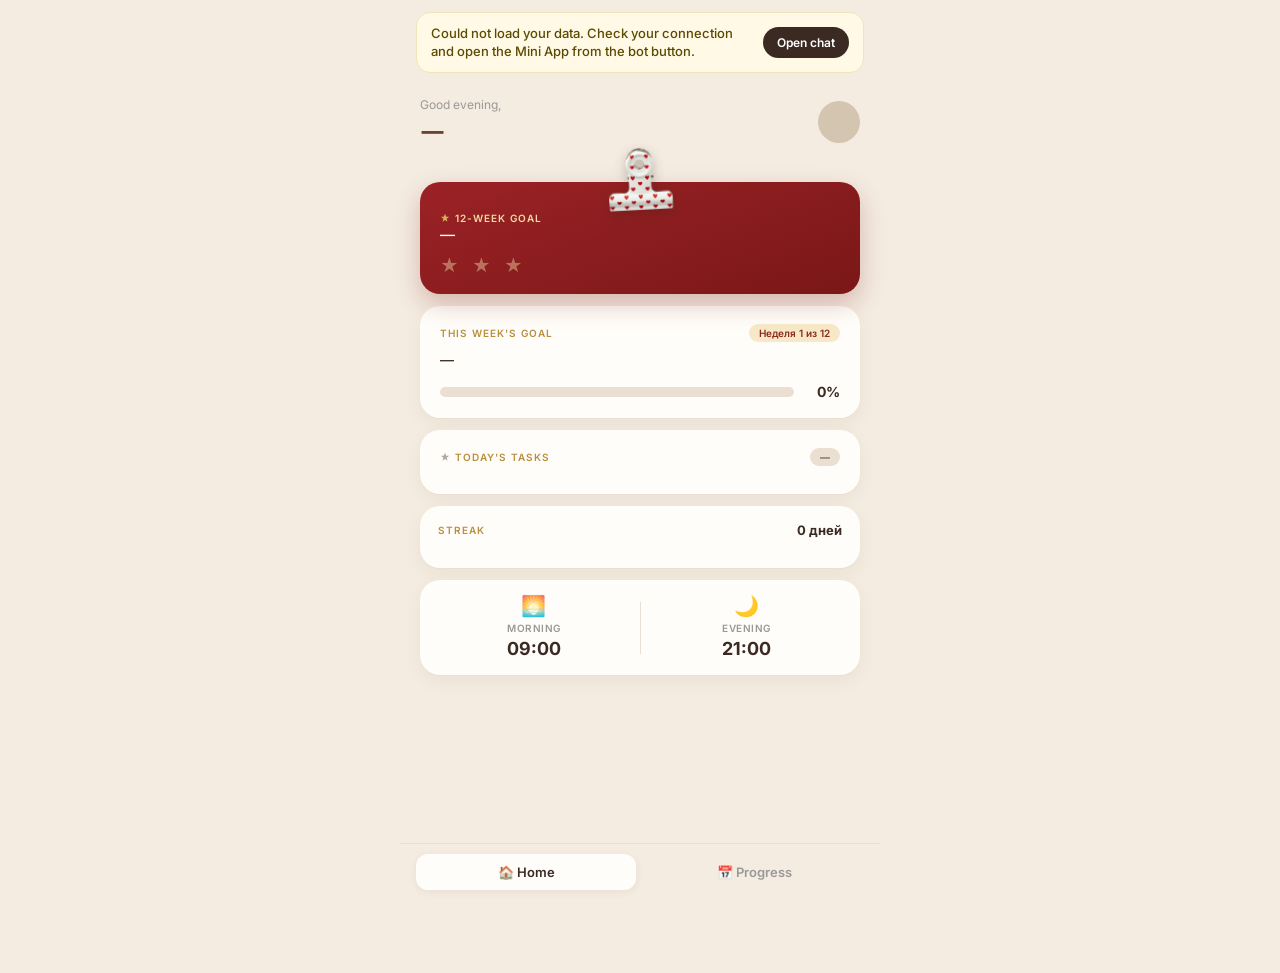
<file: miniapp/index.html>
<!DOCTYPE html>
<html lang="en">
<head>
  <meta charset="UTF-8" />
  <meta name="viewport" content="width=device-width, initial-scale=1.0, viewport-fit=cover, user-scalable=no" />
  <meta name="theme-color" content="#F5F4F0" />
  <title>SpiceSpace</title>
  <link rel="icon" href="./spicespace-logo.jpg" type="image/jpeg" />

  <meta name="spicespace-backend" content="https://spicespace-production.up.railway.app" />
  <meta name="spicespace-bot-username" content="SpiceSpacebot" />

  <link rel="preconnect" href="https://fonts.googleapis.com" />
  <link rel="preconnect" href="https://fonts.gstatic.com" crossorigin />
  <link href="https://fonts.googleapis.com/css2?family=Inter:wght@400;500;600;700;800&display=swap" rel="stylesheet" />
  <link href="https://fonts.googleapis.com/css2?family=Unbounded:wght@400;700;900&family=Geologica:wght@300;400;500&display=swap" rel="stylesheet" />
  <link href="https://fonts.googleapis.com/css2?family=Playfair+Display:ital,wght@0,600;0,700;1,600;1,700&family=Marck+Script&display=swap" rel="stylesheet" />
  <link rel="stylesheet" href="./styles.css?v=20261109s5" />
  <link rel="stylesheet" href="./season.css?v=20261109s5" />
  <script src="https://telegram.org/js/telegram-web-app.js"></script>
  <script src="./season.js?v=20261109s6"></script>
</head>
<body>

<div class="app" id="app">

  <div class="sync-banner" id="sync-banner" hidden>
    <p class="sync-banner__text">Открой через бота для синхронизации данных</p>
    <button type="button" class="sync-banner__btn" id="sync-banner-open">Открыть чат</button>
  </div>

  <div class="welcome-screen" id="welcome-screen" hidden>
    <div class="welcome-content">
      <div class="welcome-emoji">✨</div>
      <div class="welcome-title">Привет, я Спейс</div>
      <div class="welcome-desc">
        Помогаю не сливаться с целей. Помню что ты говорила вчера.
        Мягко тыкаю если забываешь про себя.
      </div>
      <button class="welcome-btn" id="welcome-start-btn">
        Начать бесплатно →
      </button>
      <div class="welcome-trial">3 дня бесплатно · потом от 2 000 ⭐️</div>
    </div>
  </div>

  <div class="empty-state" id="empty-state" hidden>
    <h2 class="empty-state__title">Пока цель не настроена</h2>
    <p class="empty-state__text">Напиши /start в боте SpiceSpace — пройди знакомство, и цели появятся здесь.</p>
    <button type="button" class="empty-state__btn" id="empty-open-bot">Перейти в чат с ботом</button>
  </div>

  <div class="screen screen--active" id="screen-home" hidden>
  <main class="screen-inner" id="main">
    <header class="header">
      <div class="header-left">
        <p class="greeting" id="greeting">Добрый день,</p>
        <div class="user-name-row">
          <span class="user-name" id="user-name">—</span>
          <button type="button" class="edit-name-btn" id="edit-name-btn" hidden aria-label="Изменить имя">✏️</button>
        </div>
        <p id="level-badge" class="level-badge" aria-label="Уровень"></p>
      </div>
      <div class="avatar" id="avatar" aria-hidden="true"></div>
    </header>

    <section class="month-card">
      <p class="card-label card-label--light">
        <svg class="label-icon" width="10" height="10" viewBox="0 0 24 24" aria-hidden="true"><polygon points="12,2 15,9 22,9 16,14 18,21 12,17 6,21 8,14 2,9 9,9"/></svg>
        Цель 12 недель
      </p>
      <p class="month-card__text" id="month-goal">—</p>
      <div class="month-card__stars" aria-hidden="true">★ ★ ★</div>
    </section>

    <section class="week-card">
      <div class="week-card__head">
        <p class="card-label">Цель этой недели</p>
        <span class="badge" id="week-badge">Неделя 1 из 12</span>
      </div>
      <p class="week-card__text" id="week-goal">—</p>
      <div class="week-card__progress">
        <div class="progress-bar">
          <div class="progress-fill" id="week-fill" style="width:0%"></div>
        </div>
        <span class="progress-pct" id="week-pct">0%</span>
      </div>
    </section>

    <section class="today-card">
      <div class="today-card__head">
        <p class="card-label">
          <svg class="label-icon label-icon--dark" width="10" height="10" viewBox="0 0 24 24" aria-hidden="true"><polygon points="12,2 15,9 22,9 16,14 18,21 12,17 6,21 8,14 2,9 9,9"/></svg>
          Задачи на сегодня
        </p>
        <span class="badge badge--muted" id="today-date">—</span>
      </div>
      <div class="task-list" id="task-list"></div>
    </section>

    <section class="streak-card">
      <div class="streak-card__head">
        <p class="card-label">Серия дней</p>
        <span class="streak-count" id="streak-count">0 дней</span>
      </div>
      <div class="streak-dots streak-circles" id="streak-dots"></div>
    </section>

    <section class="times-card">
      <div class="times-row">
        <div class="time-item">
          <div class="time-icon">🌅</div>
          <div class="time-label">Утро</div>
          <div class="time-value time-value--morning" id="morning-time-val">09:00</div>
        </div>
        <div class="time-divider"></div>
        <div class="time-item">
          <div class="time-icon">🌙</div>
          <div class="time-label">Вечер</div>
          <div class="time-value time-value--evening" id="evening-time-val">21:00</div>
        </div>
        <button type="button" class="time-edit-btn" id="edit-times-btn" hidden>✏️ Изменить</button>
      </div>
    </section>

  </main>

  <div class="settings-block" id="settings-block">
    <button type="button" class="settings-btn" id="btn-change-12w" hidden>Изменить цель на 12 недель</button>
    <button type="button" class="settings-btn" id="btn-change-weekly" hidden>Изменить цель на 1 неделю</button>
    <button type="button" class="settings-btn" id="btn-reset">🧠 Сбросить память бота</button>
    <button type="button" class="settings-btn" id="btn-subscription" hidden>💳 Подписка</button>
    <button type="button" class="settings-btn danger" id="btn-stop">🔕 Остановить бота</button>
  </div>
  </div>

  <div class="screen" id="screen-subscription" hidden>
    <div class="screen-inner subscription-screen">
      <p class="subscription-payment-title">Оплата через Telegram Stars ⭐️</p>
      <header class="subscription-header">
        <div class="sub-status" id="sub-status">Подписка не активна</div>
        <div class="sub-days" id="sub-days"></div>
      </header>

      <div class="plans" id="subscription-plans">
        <div class="plan-card" data-plan="4weeks" role="button" tabindex="0">
          <div class="plan-name" data-i18n="sub_plan_4w">4 недели</div>
          <div class="plan-price">2 000 ⭐️ Stars</div>
          <div class="plan-note" data-i18n="sub_plan_4w_note">~$20</div>
        </div>
        <div class="plan-card popular" data-plan="12weeks" role="button" tabindex="0">
          <div class="plan-badge" data-i18n="sub_popular">Популярный</div>
          <div class="plan-name" data-i18n="sub_plan_12w">12 недель</div>
          <div class="plan-price">4 500 ⭐️ Stars</div>
          <div class="plan-note" data-i18n="sub_plan_12w_note">~$45 · экономия $15</div>
        </div>
        <div class="plan-card" data-plan="24weeks" role="button" tabindex="0">
          <div class="plan-name" data-i18n="sub_plan_24w">24 недели</div>
          <div class="plan-price">7 500 ⭐️ Stars</div>
          <div class="plan-note" data-i18n="sub_plan_24w_note">~$75 · экономия $45</div>
        </div>
      </div>

      <p class="subscription-stars-tip">Stars можно купить прямо в Telegram.<br>100 Stars ≈ $2</p>

      <button type="button" class="back-btn" id="sub-back">← Назад</button>
    </div>
  </div>

  <div class="screen" id="screen-calendar" hidden>
    <div class="screen-inner calendar-screen">
      <header class="calendar-header">
        <h1 class="calendar-title">12 недель</h1>
        <span class="badge" id="calendar-week-badge">Неделя 1 из 12</span>
      </header>
      <div class="calendar-grid-wrap">
        <div class="calendar-dow" aria-hidden="true">
          <span></span><span>1</span><span>2</span><span>3</span><span>4</span><span>5</span><span>6</span><span>7</span>
        </div>
        <div class="calendar-grid" id="calendar-grid"></div>
      </div>
      <div class="calendar-legend">
        <span class="legend-item"><i class="legend-dot legend-dot--done"></i> сделала</span>
        <span class="legend-item"><i class="legend-dot legend-dot--partial"></i> частично</span>
        <span class="legend-item"><i class="legend-dot legend-dot--miss"></i> нет</span>
        <span class="legend-item"><i class="legend-dot legend-dot--no-data"></i> без ответа</span>
        <span class="legend-item"><i class="legend-dot legend-dot--future"></i> впереди</span>
      </div>
    </div>
  </div>

  <nav class="tab-bar" id="tab-bar" hidden aria-label="Навигация">
    <button type="button" class="tab-bar__btn tab-bar__btn--active" data-tab="home" aria-current="page">🏠 Главная</button>
    <button type="button" class="tab-bar__btn" data-tab="calendar">📅 Прогресс</button>
  </nav>

  <div class="edit-name-sheet" id="edit-name-sheet" hidden>
    <div class="edit-name-sheet__backdrop" id="edit-name-backdrop"></div>
    <div class="edit-name-sheet__card" id="edit-name-card" role="dialog" aria-modal="true" aria-labelledby="edit-name-heading">
      <div class="edit-name-sheet__heading" id="edit-name-heading">Изменить имя</div>
      <input class="edit-name-sheet__input" id="edit-name-input" type="text" maxlength="50" placeholder="Твоё имя" autocomplete="name" />
      <div class="edit-name-sheet__actions">
        <button type="button" class="edit-name-sheet__cancel" id="edit-name-cancel">Отмена</button>
        <button type="button" class="edit-name-sheet__save" id="edit-name-save">Сохранить</button>
      </div>
    </div>
  </div>

  <div class="edit-times-sheet" id="edit-times-sheet" hidden>
    <div class="edit-times-sheet__backdrop" id="edit-times-backdrop"></div>
    <div class="edit-times-sheet__card" id="edit-times-card" role="dialog" aria-modal="true" aria-labelledby="edit-times-heading">
      <p class="edit-times-sheet__heading sheet-title" id="edit-times-heading">Время сообщений</p>
      <label class="edit-times-sheet__field">🌅 Утреннее сообщение<input id="et-morning" type="time" /></label>
      <label class="edit-times-sheet__field">🌙 Вечернее сообщение<input id="et-evening" type="time" /></label>
      <div class="edit-times-sheet__actions">
        <button type="button" class="edit-times-sheet__cancel" id="edit-times-cancel">Отмена</button>
        <button type="button" class="edit-times-sheet__save" id="edit-times-save">Сохранить</button>
      </div>
    </div>
  </div>

</div>

<script src="./i18n.js?v=20260613welcome2"></script>
<script src="./app.js?v=20261109ny"></script>
</body>
</html>
</file>
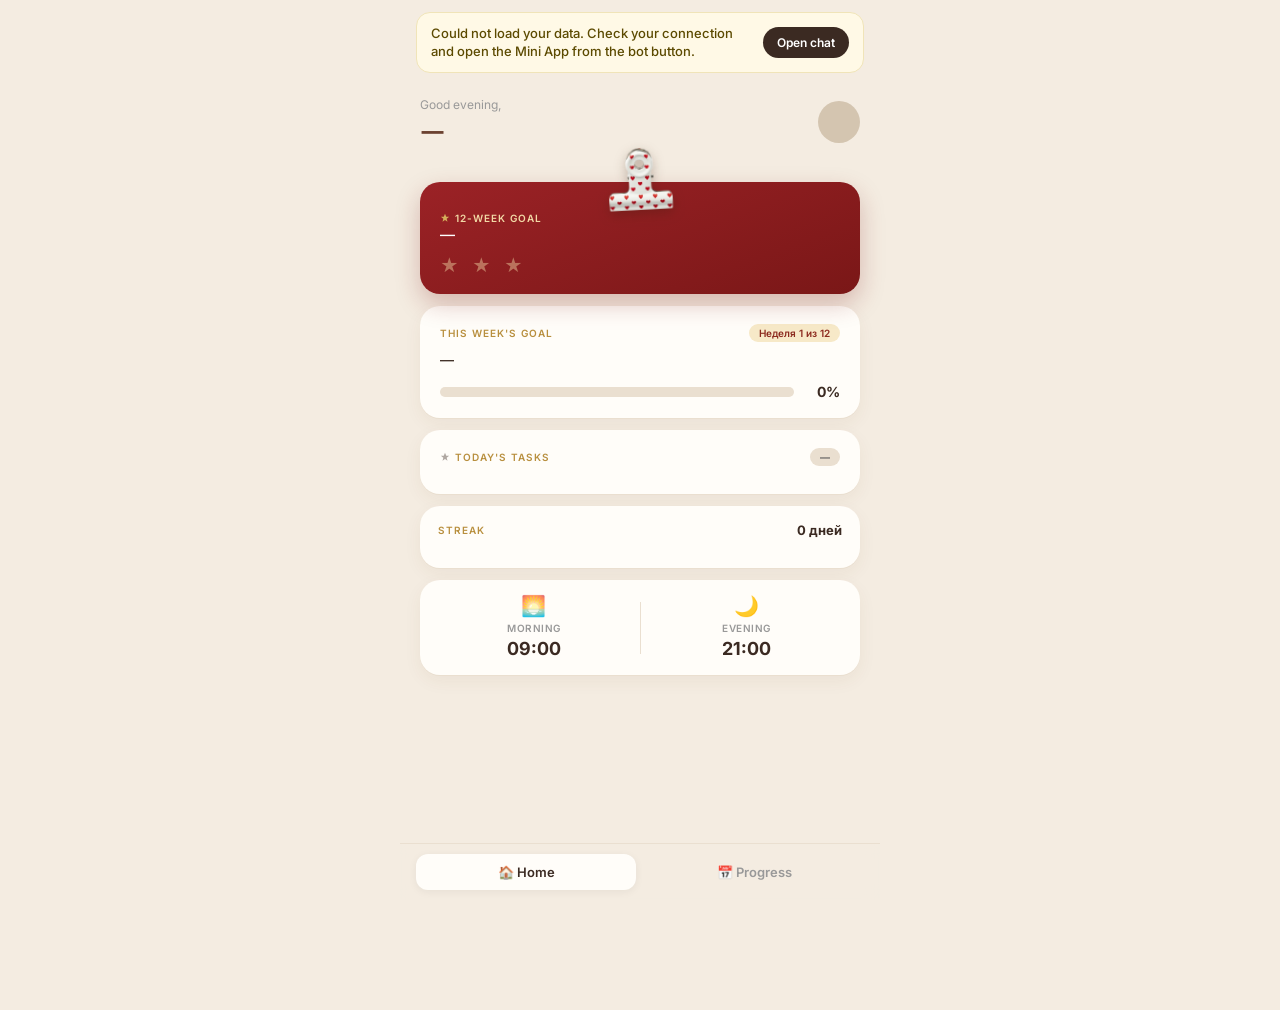
<file: webapp/index.html>
<!DOCTYPE html>
<html lang="en">
<head>
  <meta charset="UTF-8" />
  <meta name="viewport" content="width=device-width, initial-scale=1.0, viewport-fit=cover, user-scalable=no" />
  <meta name="theme-color" content="#F5F4F0" />
  <title>SpiceSpace</title>
  <link rel="icon" href="./spicespace-logo.jpg" type="image/jpeg" />

  <meta name="spicespace-backend" content="https://spicespace-production.up.railway.app" />
  <meta name="spicespace-bot-username" content="SpiceSpacebot" />

  <link rel="preconnect" href="https://fonts.googleapis.com" />
  <link rel="preconnect" href="https://fonts.gstatic.com" crossorigin />
  <link href="https://fonts.googleapis.com/css2?family=Inter:wght@400;500;600;700;800&display=swap" rel="stylesheet" media="print" onload="this.media='all'" />
  <link href="https://fonts.googleapis.com/css2?family=Unbounded:wght@400;700;900&family=Geologica:wght@300;400;500&display=swap" rel="stylesheet" media="print" onload="this.media='all'" />
  <link href="https://fonts.googleapis.com/css2?family=Playfair+Display:ital,wght@0,600;0,700;1,600;1,700&family=Marck+Script&display=swap" rel="stylesheet" media="print" onload="this.media='all'" />
  <link rel="stylesheet" href="./styles.css?v=20261123plans" />
  <link rel="stylesheet" href="./season.css?v=20261109s6" />
  <script defer src="https://telegram.org/js/telegram-web-app.js"></script>
  <script src="./season.js?v=20261109s6"></script>
</head>
<body>

<div class="app" id="app">

  <div class="sync-banner" id="sync-banner" hidden>
    <p class="sync-banner__text">Открой через бота для синхронизации данных</p>
    <button type="button" class="sync-banner__btn" id="sync-banner-open">Открыть чат</button>
  </div>

  <div class="welcome-screen" id="welcome-screen" hidden>
    <div class="welcome-content">
      <div class="welcome-emoji">✨</div>
      <div class="welcome-title">Привет, я Спейс</div>
      <div class="welcome-desc">
        Помогаю не сливаться с целей. Помню что ты говорила вчера.
        Мягко тыкаю если забываешь про себя.
      </div>
      <button class="welcome-btn" id="welcome-start-btn">
        Начать пробный период →
      </button>
      <div class="welcome-trial">Пробный период 3 дня, дальше по подписке</div>
    </div>
  </div>

  <div class="empty-state" id="empty-state" hidden>
    <h2 class="empty-state__title">Пока цель не настроена</h2>
    <p class="empty-state__text">Напиши /start в боте SpiceSpace — пройди знакомство, и цели появятся здесь.</p>
    <button type="button" class="empty-state__btn" id="empty-open-bot">Перейти в чат с ботом</button>
  </div>

  <div class="screen screen--active" id="screen-home" hidden>
  <main class="screen-inner" id="main">
    <header class="header">
      <div class="header-left">
        <p class="greeting" id="greeting">Добрый день,</p>
        <div class="user-name-row">
          <span class="user-name" id="user-name">—</span>
          <button type="button" class="edit-name-btn" id="edit-name-btn" hidden aria-label="Изменить имя">✏️</button>
        </div>
        <p id="level-badge" class="level-badge" aria-label="Уровень"></p>
      </div>
      <div class="avatar" id="avatar" aria-hidden="true"></div>
    </header>

    <section class="month-card">
      <p class="card-label card-label--light">
        <svg class="label-icon" width="10" height="10" viewBox="0 0 24 24" aria-hidden="true"><polygon points="12,2 15,9 22,9 16,14 18,21 12,17 6,21 8,14 2,9 9,9"/></svg>
        Цель 12 недель
      </p>
      <p class="month-card__text" id="month-goal">—</p>
      <div class="month-card__stars" aria-hidden="true">★ ★ ★</div>
    </section>

    <section class="week-card">
      <div class="week-card__head">
        <p class="card-label">Цель этой недели</p>
        <span class="badge" id="week-badge">Неделя 1 из 12</span>
      </div>
      <p class="week-card__text" id="week-goal">—</p>
      <div class="week-card__progress">
        <div class="progress-bar">
          <div class="progress-fill" id="week-fill" style="width:0%"></div>
        </div>
        <span class="progress-pct" id="week-pct">0%</span>
      </div>
    </section>

    <section class="today-card">
      <div class="today-card__head">
        <p class="card-label">
          <svg class="label-icon label-icon--dark" width="10" height="10" viewBox="0 0 24 24" aria-hidden="true"><polygon points="12,2 15,9 22,9 16,14 18,21 12,17 6,21 8,14 2,9 9,9"/></svg>
          Задачи на сегодня
        </p>
        <span class="badge badge--muted" id="today-date">—</span>
      </div>
      <div class="task-list" id="task-list"></div>
    </section>

    <section class="streak-card">
      <div class="streak-card__head">
        <p class="card-label">Серия дней</p>
        <span class="streak-count" id="streak-count">0 дней</span>
      </div>
      <div class="streak-dots streak-circles" id="streak-dots"></div>
    </section>

    <section class="times-card">
      <div class="times-row">
        <div class="time-item">
          <div class="time-icon">🌅</div>
          <div class="time-label">Утро</div>
          <div class="time-value time-value--morning" id="morning-time-val">09:00</div>
        </div>
        <div class="time-divider"></div>
        <div class="time-item">
          <div class="time-icon">🌙</div>
          <div class="time-label">Вечер</div>
          <div class="time-value time-value--evening" id="evening-time-val">21:00</div>
        </div>
        <button type="button" class="time-edit-btn" id="edit-times-btn" hidden>✏️ Изменить</button>
      </div>
    </section>

  </main>

  <div class="settings-block" id="settings-block">
    <button type="button" class="settings-btn" id="btn-change-12w" hidden>Изменить цель на 12 недель</button>
    <button type="button" class="settings-btn" id="btn-change-weekly" hidden>Изменить цель на 1 неделю</button>
    <button type="button" class="settings-btn" id="btn-reset">🧠 Сбросить память бота</button>
    <button type="button" class="settings-btn" id="btn-subscription" hidden>💳 Подписка</button>
    <button type="button" class="settings-btn" id="btn-support">💬 Вопросы и идеи — написать Ане</button>
    <div class="settings-lang" id="settings-lang">
      <span class="settings-lang__label" id="settings-lang-label">🌐 Язык</span>
      <div class="settings-lang__chips">
        <button type="button" class="lang-chip" id="lang-ru" data-lang="ru">🇷🇺 Русский</button>
        <button type="button" class="lang-chip" id="lang-en" data-lang="en">🇬🇧 English</button>
      </div>
    </div>
    <button type="button" class="settings-btn danger" id="btn-stop">🔕 Остановить бота</button>
  </div>
  </div>

  <div class="screen" id="screen-subscription" hidden>
    <div class="screen-inner subscription-screen">
      <header class="subscription-header">
        <div class="sub-status" id="sub-status">Подписка не активна</div>
        <div class="sub-days" id="sub-days"></div>
      </header>

      <div class="plans" id="subscription-plans" role="radiogroup">
        <button type="button" class="plan-card" data-plan="1m" role="radio" aria-checked="false">
          <span class="plan-check" aria-hidden="true"></span>
          <span class="plan-name" data-i18n="sub_plan_1m">1 месяц</span>
          <span class="plan-price" id="sub-price-1m">590 ₽</span>
        </button>
        <button type="button" class="plan-card" data-plan="3m" role="radio" aria-checked="true">
          <span class="plan-badge" data-i18n="sub_popular">Выгоднее</span>
          <span class="plan-check" aria-hidden="true"></span>
          <span class="plan-name" data-i18n="sub_plan_3m">3 месяца</span>
          <span class="plan-price" id="sub-price-3m">1490 ₽</span>
        </button>
      </div>

      <button type="button" class="primary-btn" id="sub-subscribe" data-i18n="sub_subscribe_btn">💳 Оформить подписку</button>
      <p class="sub-note" id="sub-note" data-i18n="sub_note">Оформление продолжится в чате со Спейс. Продлевается автоматически, отменить можно в любой момент.</p>
      <button type="button" class="settings-btn danger sub-cancel" id="sub-cancel" data-i18n="sub_cancel_btn" hidden>Отменить автопродление</button>

      <button type="button" class="back-btn" id="sub-back">← Назад</button>
    </div>
  </div>

  <div class="screen" id="screen-calendar" hidden>
    <div class="screen-inner calendar-screen">
      <header class="calendar-header">
        <h1 class="calendar-title">12 недель</h1>
        <span class="badge" id="calendar-week-badge">Неделя 1 из 12</span>
      </header>
      <div class="calendar-grid-wrap">
        <div class="calendar-dow" aria-hidden="true">
          <span></span><span>1</span><span>2</span><span>3</span><span>4</span><span>5</span><span>6</span><span>7</span>
        </div>
        <div class="calendar-grid" id="calendar-grid"></div>
      </div>
      <div class="calendar-legend">
        <span class="legend-item"><i class="legend-dot legend-dot--done"></i> сделала</span>
        <span class="legend-item"><i class="legend-dot legend-dot--partial"></i> частично</span>
        <span class="legend-item"><i class="legend-dot legend-dot--miss"></i> нет</span>
        <span class="legend-item"><i class="legend-dot legend-dot--no-data"></i> без ответа</span>
        <span class="legend-item"><i class="legend-dot legend-dot--future"></i> впереди</span>
      </div>
    </div>
  </div>

  <nav class="tab-bar" id="tab-bar" hidden aria-label="Навигация">
    <button type="button" class="tab-bar__btn tab-bar__btn--active" data-tab="home" aria-current="page">🏠 Главная</button>
    <button type="button" class="tab-bar__btn" data-tab="calendar">📅 Прогресс</button>
  </nav>

  <div class="edit-name-sheet" id="edit-name-sheet" hidden>
    <div class="edit-name-sheet__backdrop" id="edit-name-backdrop"></div>
    <div class="edit-name-sheet__card" id="edit-name-card" role="dialog" aria-modal="true" aria-labelledby="edit-name-heading">
      <div class="edit-name-sheet__heading" id="edit-name-heading">Изменить имя</div>
      <input class="edit-name-sheet__input" id="edit-name-input" type="text" maxlength="50" placeholder="Твоё имя" autocomplete="name" />
      <div class="edit-name-sheet__actions">
        <button type="button" class="edit-name-sheet__cancel" id="edit-name-cancel">Отмена</button>
        <button type="button" class="edit-name-sheet__save" id="edit-name-save">Сохранить</button>
      </div>
    </div>
  </div>

  <div class="edit-times-sheet" id="edit-times-sheet" hidden>
    <div class="edit-times-sheet__backdrop" id="edit-times-backdrop"></div>
    <div class="edit-times-sheet__card" id="edit-times-card" role="dialog" aria-modal="true" aria-labelledby="edit-times-heading">
      <p class="edit-times-sheet__heading sheet-title" id="edit-times-heading">Время сообщений</p>
      <label class="edit-times-sheet__field">🌅 Утреннее сообщение<input id="et-morning" type="time" /></label>
      <label class="edit-times-sheet__field">🌙 Вечернее сообщение<input id="et-evening" type="time" /></label>
      <div class="edit-times-sheet__actions">
        <button type="button" class="edit-times-sheet__cancel" id="edit-times-cancel">Отмена</button>
        <button type="button" class="edit-times-sheet__save" id="edit-times-save">Сохранить</button>
      </div>
    </div>
  </div>

</div>

<script defer src="./i18n.js?v=20261123plans"></script>
<script defer src="./app.js?v=20261125fast"></script>
</body>
</html>
</file>
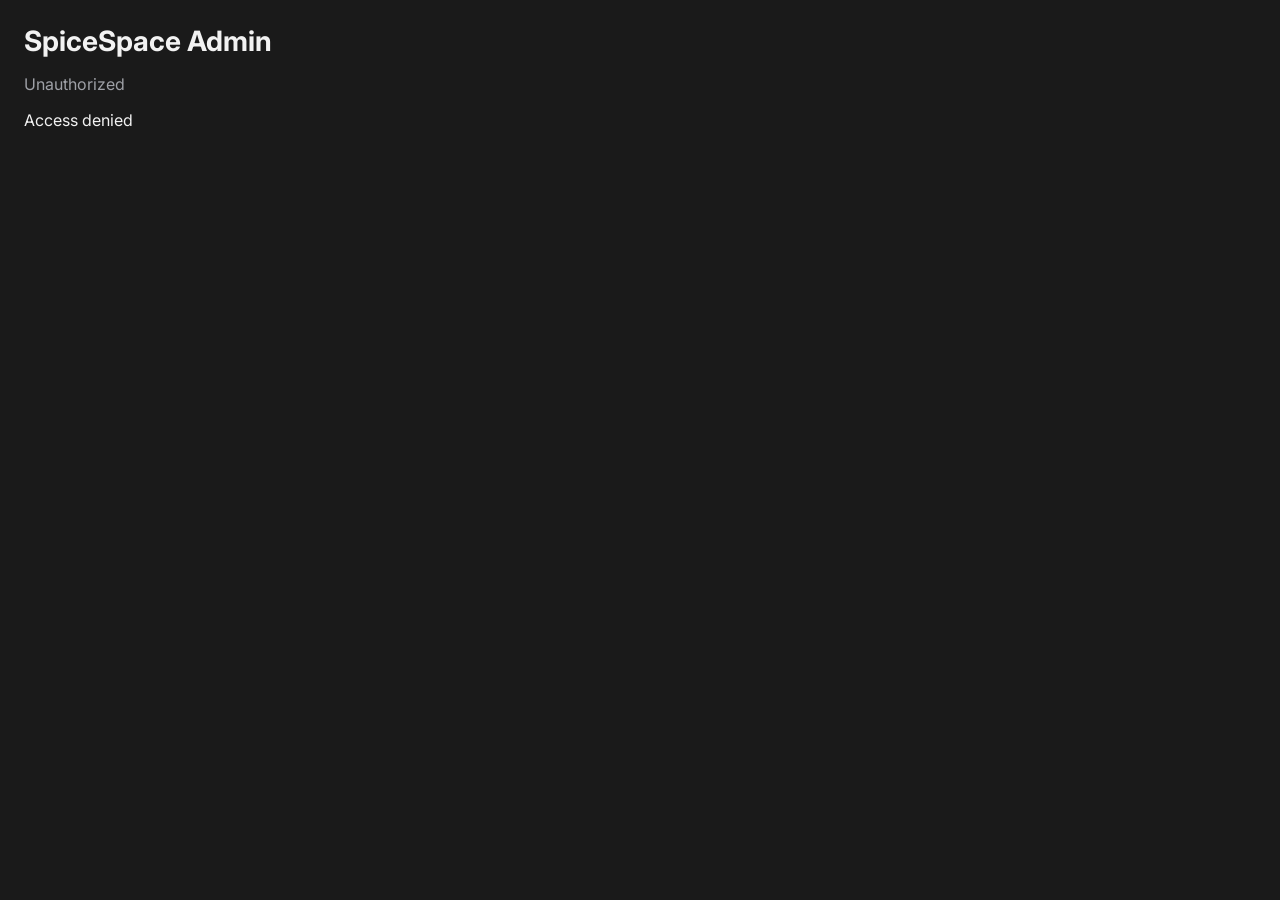
<file: miniapp/admin.html>
<!DOCTYPE html>
<html lang="ru">
<head>
  <meta charset="UTF-8" />
  <meta name="viewport" content="width=device-width, initial-scale=1.0" />
  <title>SpiceSpace Admin</title>
  <link rel="preconnect" href="https://fonts.googleapis.com" />
  <link rel="preconnect" href="https://fonts.gstatic.com" crossorigin />
  <link href="https://fonts.googleapis.com/css2?family=Inter:wght@400;500;600;700;800&display=swap" rel="stylesheet" />
  <style>
    :root {
      --bg: #1A1A1A;
      --panel: #242424;
      --text: #F2F2F2;
      --muted: #9EA0A6;
      --accent: #D4F26B;
      --border: #323232;
    }
    * { box-sizing: border-box; }
    body {
      margin: 0;
      font-family: Inter, system-ui, -apple-system, sans-serif;
      background: var(--bg);
      color: var(--text);
      padding: 24px;
    }
    h1 { margin: 0 0 16px; font-size: 28px; }
    .muted { color: var(--muted); }
    .cards {
      display: grid;
      grid-template-columns: repeat(auto-fit, minmax(170px, 1fr));
      gap: 12px;
      margin-bottom: 20px;
    }
    .card {
      background: var(--panel);
      border: 1px solid var(--border);
      border-radius: 12px;
      padding: 14px;
    }
    .card .label { color: var(--muted); font-size: 12px; margin-bottom: 8px; }
    .card .value { color: var(--accent); font-size: 28px; font-weight: 800; }
    .table-wrap {
      background: var(--panel);
      border: 1px solid var(--border);
      border-radius: 12px;
      overflow: auto;
    }
    table {
      width: 100%;
      border-collapse: collapse;
      min-width: 760px;
    }
    th, td {
      padding: 10px 12px;
      border-bottom: 1px solid var(--border);
      text-align: left;
      font-size: 14px;
      vertical-align: top;
    }
    th { color: var(--muted); font-weight: 600; }
    tr:last-child td { border-bottom: 0; }
    .goal {
      max-width: 320px;
      white-space: nowrap;
      overflow: hidden;
      text-overflow: ellipsis;
    }
    .status { font-weight: 600; }
    .ok { color: #9AE66E; }
    .warn { color: #FFD56A; }
    .bad { color: #FF7E7E; }
  </style>
</head>
<body>
  <h1>SpiceSpace Admin</h1>
  <p class="muted" id="meta">Loading...</p>
  <div id="denied" style="display:none;">Access denied</div>
  <div id="app" style="display:none;">
    <div class="cards" id="cards"></div>
    <div class="table-wrap">
      <table>
        <thead>
          <tr>
            <th>Name</th>
            <th>Goal</th>
            <th>Streak 🔥</th>
            <th>Week</th>
            <th>Last active</th>
            <th>Ответил 💬</th>
            <th>Сообщений сегодня</th>
            <th>Всего сообщений</th>
            <th>Status</th>
          </tr>
        </thead>
        <tbody id="users-body"></tbody>
      </table>
    </div>
  </div>
  <script src="https://telegram.org/js/telegram-web-app.js"></script>
  <script>
    (() => {
      // Secret key comes in the URL fragment (#key=...), which browsers never send to servers.
      const hashParams = new URLSearchParams(window.location.hash.slice(1));
      const adminKey = hashParams.get("key") || "";
      const tgInit = (window.Telegram && window.Telegram.WebApp && window.Telegram.WebApp.initData) || "";
      const denied = document.getElementById("denied");
      const app = document.getElementById("app");
      const cards = document.getElementById("cards");
      const body = document.getElementById("users-body");
      const meta = document.getElementById("meta");

      if (!adminKey && !tgInit) {
        denied.style.display = "block";
        meta.textContent = "Unauthorized";
        return;
      }

      function esc(value) {
        return String(value).replace(/[&<>"']/g, (c) => ({
          "&": "&amp;", "<": "&lt;", ">": "&gt;", '"': "&quot;", "'": "&#39;",
        })[c]);
      }

      function statusCell(u) {
        if (u.active_today) return '<span class="status ok">🟢 active today</span>';
        if (u.active_week) return '<span class="status warn">🟡 this week</span>';
        return '<span class="status bad">🔴 churned</span>';
      }

      function renderStats(stats) {
        const items = [
          ["Total users", stats.total || 0],
          ["Onboarded", stats.onboarded || 0],
          ["Active today", stats.active_today || 0],
          ["Ответили сегодня 💬", stats.replied_today || 0],
          ["Active this week", stats.active_week || 0],
          ["Churned (3+ days)", stats.churned || 0],
          ["Streak 3+ days", stats.streak_3plus || 0],
        ];
        cards.innerHTML = items.map(([label, value]) =>
          `<div class="card"><div class="label">${label}</div><div class="value">${value}</div></div>`
        ).join("");
      }

      function renderUsers(users) {
        body.innerHTML = (users || []).map((u) => `
          <tr>
            <td>${esc(u.name || "—")}</td>
            <td class="goal" title="${esc(u.main_goal || "")}">${esc(u.main_goal || "—")}</td>
            <td>${Number(u.streak || 0)}</td>
            <td>${Number(u.current_week || 1)}</td>
            <td>${esc(u.last_active || "—")}</td>
            <td>${u.replied_today ? "✅" : "—"}</td>
            <td>${esc(u.messages_today || "—")}</td>
            <td>${esc(u.messages_total || "—")}</td>
            <td>${statusCell(u)}</td>
          </tr>
        `).join("");
      }

      async function loadStats() {
        try {
          const headers = {};
          if (adminKey) headers["X-Admin-Key"] = adminKey;
          if (tgInit) headers["Authorization"] = `tma ${tgInit}`;
          const resp = await fetch("/api/admin/stats", { cache: "no-store", headers });
          if (!resp.ok) throw new Error(`HTTP ${resp.status}`);
          const data = await resp.json();
          renderStats(data.stats || {});
          renderUsers(data.users || []);
          app.style.display = "block";
          denied.style.display = "none";
          meta.textContent = `Updated: ${new Date().toLocaleString()}`;
        } catch (e) {
          meta.textContent = `Failed to load stats: ${e.message || e}`;
        }
      }

      loadStats();
      setInterval(loadStats, 60000);
    })();
  </script>
</body>
</html>
</file>
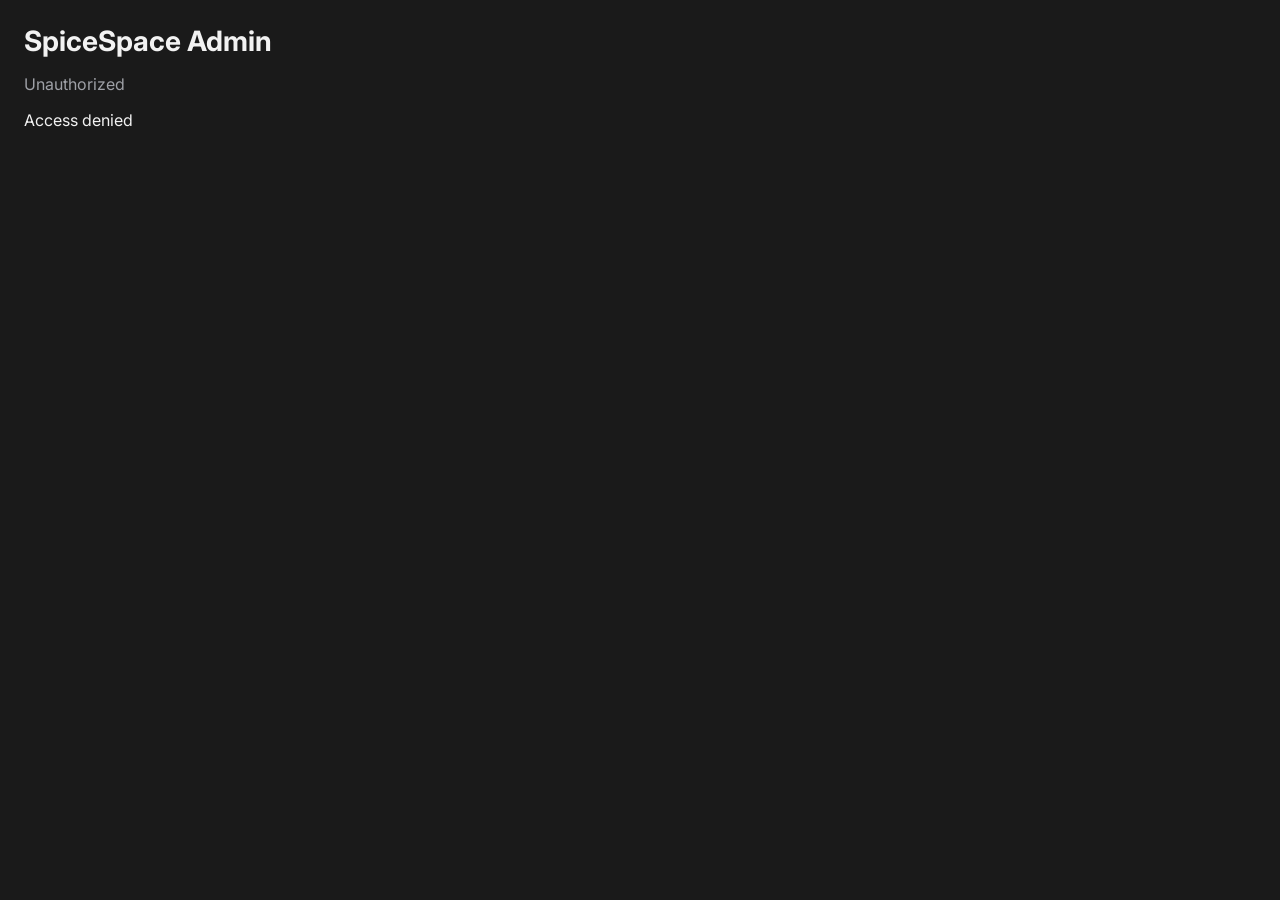
<file: webapp/admin.html>
<!DOCTYPE html>
<html lang="ru">
<head>
  <meta charset="UTF-8" />
  <meta name="viewport" content="width=device-width, initial-scale=1.0" />
  <title>SpiceSpace Admin</title>
  <link rel="preconnect" href="https://fonts.googleapis.com" />
  <link rel="preconnect" href="https://fonts.gstatic.com" crossorigin />
  <link href="https://fonts.googleapis.com/css2?family=Inter:wght@400;500;600;700;800&display=swap" rel="stylesheet" />
  <style>
    :root {
      --bg: #1A1A1A;
      --panel: #242424;
      --text: #F2F2F2;
      --muted: #9EA0A6;
      --accent: #D4F26B;
      --border: #323232;
    }
    * { box-sizing: border-box; }
    body {
      margin: 0;
      font-family: Inter, system-ui, -apple-system, sans-serif;
      background: var(--bg);
      color: var(--text);
      padding: 24px;
    }
    h1 { margin: 0 0 16px; font-size: 28px; }
    .muted { color: var(--muted); }
    .cards {
      display: grid;
      grid-template-columns: repeat(auto-fit, minmax(170px, 1fr));
      gap: 12px;
      margin-bottom: 20px;
    }
    .card {
      background: var(--panel);
      border: 1px solid var(--border);
      border-radius: 12px;
      padding: 14px;
    }
    .card .label { color: var(--muted); font-size: 12px; margin-bottom: 8px; }
    .card .value { color: var(--accent); font-size: 28px; font-weight: 800; }
    .table-wrap {
      background: var(--panel);
      border: 1px solid var(--border);
      border-radius: 12px;
      overflow: auto;
    }
    table {
      width: 100%;
      border-collapse: collapse;
      min-width: 760px;
    }
    th, td {
      padding: 10px 12px;
      border-bottom: 1px solid var(--border);
      text-align: left;
      font-size: 14px;
      vertical-align: top;
    }
    th { color: var(--muted); font-weight: 600; }
    tr:last-child td { border-bottom: 0; }
    .goal {
      max-width: 320px;
      white-space: nowrap;
      overflow: hidden;
      text-overflow: ellipsis;
    }
    .status { font-weight: 600; }
    .ok { color: #9AE66E; }
    .warn { color: #FFD56A; }
    .bad { color: #FF7E7E; }
    .claude { background: var(--panel); border: 1px solid var(--border); border-radius: 12px; padding: 14px; margin-bottom: 20px; }
    .claude.alert { border-color: #FF7E7E; }
    .claude h2 { margin: 0 0 10px; font-size: 15px; color: var(--muted); font-weight: 600; }
    .claude .row { display: flex; flex-wrap: wrap; gap: 20px; align-items: baseline; }
    .claude .big { font-size: 34px; font-weight: 800; color: var(--accent); }
    .claude .big.bad { color: #FF7E7E; }
    .claude .small { font-size: 13px; color: var(--muted); }
    .claude .small b { color: var(--text); font-size: 18px; }
    .claude .warnline { color: #FF7E7E; font-weight: 700; margin-top: 10px; }
    .claude form { display: flex; gap: 8px; margin-top: 12px; flex-wrap: wrap; align-items: center; }
    .claude input { width: 120px; padding: 8px 10px; border-radius: 8px; border: 1px solid var(--border); background: #1A1A1A; color: var(--text); font: inherit; }
    .claude select { padding: 8px 10px; border-radius: 8px; border: 1px solid var(--border); background: #1A1A1A; color: var(--text); font: inherit; }
    .claude button { padding: 8px 12px; border-radius: 8px; border: 0; background: var(--accent); color: #1A1A1A; font: inherit; font-weight: 700; cursor: pointer; }
  </style>
</head>
<body>
  <h1>SpiceSpace Admin</h1>
  <p class="muted" id="meta">Loading...</p>
  <div id="denied" style="display:none;">Access denied</div>
  <div id="app" style="display:none;">
    <div class="claude" id="claude">
      <h2>Claude API: деньги на счёте</h2>
      <div class="row">
        <div><div class="big" id="cl-left">—</div><div class="small" id="cl-left-note"></div></div>
        <div class="small">сегодня<br><b id="cl-today">—</b></div>
        <div class="small">за 7 дней<br><b id="cl-week">—</b></div>
        <div class="small">хватит на<br><b id="cl-days">—</b></div>
      </div>
      <div class="warnline" id="cl-warn" style="display:none;"></div>
      <form id="cl-form">
        <span class="small">Сколько сейчас в консоли Anthropic (Billing), $</span>
        <input id="cl-input" inputmode="decimal" placeholder="например 25.40" />
        <button type="submit">Сохранить</button>
        <span class="small" id="cl-saved"></span>
      </form>
    </div>
    <div class="claude" id="lava">
      <h2>lava.top: деньги на счёте</h2>
      <div class="row" id="lv-row"><div class="small">Загружаю…</div></div>
      <form id="lv-form">
        <span class="small">После вывода впиши, сколько осталось на lava</span>
        <input id="lv-input" inputmode="decimal" placeholder="например 0" />
        <select id="lv-cur"><option value="RUB">₽</option><option value="USD">$</option><option value="EUR">€</option></select>
        <button type="submit">Сохранить</button>
        <span class="small" id="lv-saved"></span>
      </form>
    </div>
    <div class="cards" id="cards"></div>
    <div class="table-wrap">
      <table>
        <thead>
          <tr>
            <th>Name</th>
            <th>Goal</th>
            <th>Streak 🔥</th>
            <th>Week</th>
            <th>Last active</th>
            <th>Ответил 💬</th>
            <th>Сообщений сегодня</th>
            <th>Всего сообщений</th>
            <th>Status</th>
          </tr>
        </thead>
        <tbody id="users-body"></tbody>
      </table>
    </div>
  </div>
  <script src="https://telegram.org/js/telegram-web-app.js"></script>
  <script>
    (() => {
      // Secret key comes in the URL fragment (#key=...), which browsers never send to servers.
      const hashParams = new URLSearchParams(window.location.hash.slice(1));
      const adminKey = hashParams.get("key") || "";
      const tgInit = (window.Telegram && window.Telegram.WebApp && window.Telegram.WebApp.initData) || "";
      const denied = document.getElementById("denied");
      const app = document.getElementById("app");
      const cards = document.getElementById("cards");
      const body = document.getElementById("users-body");
      const meta = document.getElementById("meta");

      if (!adminKey && !tgInit) {
        denied.style.display = "block";
        meta.textContent = "Unauthorized";
        return;
      }

      function esc(value) {
        return String(value).replace(/[&<>"']/g, (c) => ({
          "&": "&amp;", "<": "&lt;", ">": "&gt;", '"': "&quot;", "'": "&#39;",
        })[c]);
      }

      function statusCell(u) {
        if (u.active_today) return '<span class="status ok">🟢 active today</span>';
        if (u.active_week) return '<span class="status warn">🟡 this week</span>';
        return '<span class="status bad">🔴 churned</span>';
      }

      function money(v) { return v == null ? "—" : "$" + Number(v).toFixed(2); }
      function authHeaders() {
        const h = {};
        if (adminKey) h["X-Admin-Key"] = adminKey;
        if (tgInit) h["Authorization"] = `tma ${tgInit}`;
        return h;
      }
      function renderClaude(c) {
        const left = document.getElementById("cl-left");
        document.getElementById("cl-today").textContent = money(c.spent_today_usd);
        document.getElementById("cl-week").textContent = money(c.spent_7d_usd);
        document.getElementById("cl-days").textContent = c.days_left == null ? "—" : `${c.days_left} дн.`;
        const note = document.getElementById("cl-left-note");
        if (c.balance_usd == null) {
          left.textContent = "?";
          note.textContent = "впиши остаток из консоли ниже — дальше бот будет вычитать расходы сам";
        } else {
          left.textContent = "≈ " + money(c.balance_usd);
          const d = new Date(c.balance_set_at);
          note.textContent = `примерно: ${money(c.balance_set_usd)} на ${d.toLocaleDateString()} минус ${money(c.spent_since_set_usd)} расходов бота`;
        }
        left.classList.toggle("bad", !!c.warn);
        document.getElementById("claude").classList.toggle("alert", !!c.warn);
        const w = document.getElementById("cl-warn");
        if (c.warn) {
          w.textContent = c.balance_usd != null && c.balance_usd <= 0
            ? "Деньги на Claude, похоже, закончились — пополни счёт, иначе бот перестанет отвечать"
            : `Денег осталось меньше чем на 7 дней (~${money(c.per_day_usd)} в день за последние 2 дня) - пора пополнить`;
          w.style.display = "block";
        } else {
          w.style.display = "none";
        }
      }
      async function loadClaude() {
        try {
          const r = await fetch("/api/admin/claude_balance", { cache: "no-store", headers: authHeaders() });
          if (r.ok) renderClaude(await r.json());
        } catch (e) { /* the rest of the panel still works */ }
      }
      document.getElementById("cl-form").addEventListener("submit", async (ev) => {
        ev.preventDefault();
        const saved = document.getElementById("cl-saved");
        const raw = document.getElementById("cl-input").value.trim().replace(",", ".");
        if (!raw || isNaN(Number(raw))) { saved.textContent = "введи число"; return; }
        try {
          const r = await fetch("/api/admin/claude_balance", {
            method: "POST",
            headers: { ...authHeaders(), "Content-Type": "application/json" },
            body: JSON.stringify({ balance_usd: Number(raw) }),
          });
          if (!r.ok) throw new Error(`HTTP ${r.status}`);
          saved.textContent = "сохранено";
          document.getElementById("cl-input").value = "";
          loadClaude();
        } catch (e) { saved.textContent = "не сохранилось: " + (e.message || e); }
      });

      function cash(v, cur) {
        const n = Number(v || 0).toLocaleString("ru-RU", { maximumFractionDigits: 2 });
        return cur === "RUB" ? `${n} ₽` : cur === "USD" ? `$${n}` : cur === "EUR" ? `€${n}` : `${n} ${esc(cur)}`;
      }
      function renderLava(d) {
        const row = document.getElementById("lv-row");
        const list = d.currencies || [];
        if (!list.length) { row.innerHTML = '<div class="small">Оплат пока нет</div>'; return; }
        row.innerHTML = list.map((c) => {
          const note = c.set_at
            ? `${cash(c.set_value, c.currency)} на ${new Date(c.set_at).toLocaleDateString()} плюс новые оплаты ${cash(c.since_set, c.currency)}`
            : `оплат: ${Number(c.count)}, на ${cash(c.gross, c.currency)}, комиссия lava ${cash(c.fee, c.currency)}. Выводы и возвраты не учтены`;
          return `<div><div class="big">≈ ${cash(c.balance, c.currency)}</div><div class="small">${note}</div></div>
            <div class="small">сегодня<br><b>${cash(c.net_today, c.currency)}</b></div>
            <div class="small">за месяц<br><b>${cash(c.net_month, c.currency)}</b></div>`;
        }).join("");
      }
      async function loadLava() {
        try {
          const r = await fetch("/api/admin/lava_balance", { cache: "no-store", headers: authHeaders() });
          if (!r.ok) throw new Error(`HTTP ${r.status}`);
          renderLava(await r.json());
        } catch (e) {
          document.getElementById("lv-row").innerHTML = '<div class="small">lava.top сейчас не отвечает</div>';
        }
      }
      document.getElementById("lv-form").addEventListener("submit", async (ev) => {
        ev.preventDefault();
        const saved = document.getElementById("lv-saved");
        const raw = document.getElementById("lv-input").value.trim().replace(",", ".");
        if (!raw || isNaN(Number(raw))) { saved.textContent = "введи число"; return; }
        try {
          const r = await fetch("/api/admin/lava_balance", {
            method: "POST",
            headers: { ...authHeaders(), "Content-Type": "application/json" },
            body: JSON.stringify({ value: Number(raw), currency: document.getElementById("lv-cur").value }),
          });
          if (!r.ok) throw new Error(`HTTP ${r.status}`);
          saved.textContent = "сохранено";
          document.getElementById("lv-input").value = "";
          loadLava();
        } catch (e) { saved.textContent = "не сохранилось: " + (e.message || e); }
      });

      function renderStats(stats) {
        const items = [
          ["Новые сегодня 🆕", stats.new_today || 0],
          ["Новые за неделю", stats.new_week || 0],
          ["Платят сейчас 💳", stats.paying || 0],
          ["Бесплатный доступ (фокус-группа)", stats.free_access || 0],
          ["Total users", stats.total || 0],
          ["Onboarded", stats.onboarded || 0],
          ["Спейс написала сегодня", stats.active_today || 0],
          ["Ответили сегодня 💬", stats.replied_today || 0],
          ["Active this week", stats.active_week || 0],
          ["Churned (3+ days)", stats.churned || 0],
          ["Streak 3+ days", stats.streak_3plus || 0],
        ];
        cards.innerHTML = items.map(([label, value]) =>
          `<div class="card"><div class="label">${label}</div><div class="value">${value}</div></div>`
        ).join("");
      }

      function renderUsers(users) {
        body.innerHTML = (users || []).map((u) => `
          <tr>
            <td>${esc(u.name || "—")}</td>
            <td class="goal" title="${esc(u.main_goal || "")}">${esc(u.main_goal || "—")}</td>
            <td>${Number(u.streak || 0)}</td>
            <td>${Number(u.current_week || 1)}</td>
            <td>${esc(u.last_active || "—")}</td>
            <td>${u.replied_today ? "✅" : "—"}</td>
            <td>${esc(u.messages_today || "—")}</td>
            <td>${esc(u.messages_total || "—")}</td>
            <td>${statusCell(u)}</td>
          </tr>
        `).join("");
      }

      async function loadStats() {
        try {
          const headers = {};
          if (adminKey) headers["X-Admin-Key"] = adminKey;
          if (tgInit) headers["Authorization"] = `tma ${tgInit}`;
          const resp = await fetch("/api/admin/stats", { cache: "no-store", headers });
          if (!resp.ok) throw new Error(`HTTP ${resp.status}`);
          const data = await resp.json();
          renderStats(data.stats || {});
          renderUsers(data.users || []);
          app.style.display = "block";
          denied.style.display = "none";
          meta.textContent = `Updated: ${new Date().toLocaleString()}`;
        } catch (e) {
          meta.textContent = `Failed to load stats: ${e.message || e}`;
        }
      }

      loadStats();
      loadClaude();
      loadLava();
      setInterval(loadLava, 600000);
      setInterval(() => { loadStats(); loadClaude(); }, 60000);
    })();
  </script>
</body>
</html>
</file>
<file: miniapp/styles.css>
*, *::before, *::after { box-sizing: border-box; margin: 0; padding: 0; }

:root {
  --bg: #F5F4F0;
  /* New Year: warm gold instead of the old lime accent. */
  --accent: #F2C14E;
  --accent-rgb: 242, 193, 78;
  --dark: #2C2C2C;
  --card: #fff;
  --muted: #999;
  --text-soft: #555;
  --border: #F0EEE8;
  --badge-bg: #FBEFD0;
  --badge-text: #8A5A00;
  --safe-top: env(safe-area-inset-top, 0px);
  --safe-bottom: env(safe-area-inset-bottom, 0px);
}

html, body {
  height: 100%;
  -webkit-font-smoothing: antialiased;
  -webkit-tap-highlight-color: transparent;
}

body {
  font-family: 'Inter', system-ui, sans-serif;
  background: var(--bg);
  color: var(--dark);
}

body.tg-app { background: var(--bg); }

.app {
  min-height: 100vh;
  min-height: 100dvh;
  min-height: var(--tg-app-height, 100dvh);
  max-width: 480px;
  margin: 0 auto;
}

/* Sync banner */
.sync-banner {
  display: flex;
  align-items: center;
  justify-content: space-between;
  gap: 12px;
  margin: calc(12px + var(--safe-top)) 16px 0;
  padding: 12px 14px;
  background: #FFF9E6;
  border: 1px solid #F0E4B8;
  border-radius: 14px;
}
.sync-banner[hidden] { display: none !important; }

.sync-banner__text {
  flex: 1;
  font-size: 13px;
  line-height: 1.35;
  color: #5c4a00;
  font-weight: 500;
}

.sync-banner__btn {
  flex-shrink: 0;
  background: var(--dark);
  color: #fff;
  border: none;
  border-radius: 999px;
  padding: 8px 14px;
  font-size: 12px;
  font-weight: 600;
  font-family: inherit;
  cursor: pointer;
  white-space: nowrap;
}

/* Empty state (no goal yet) */
.empty-state {
  min-height: 100vh;
  min-height: 100dvh;
  display: flex;
  flex-direction: column;
  align-items: center;
  justify-content: center;
  padding: 32px 24px;
  text-align: center;
}
.empty-state[hidden] { display: none !important; }

.empty-state__title {
  font-size: 22px;
  font-weight: 700;
  margin-bottom: 12px;
}

.empty-state__text {
  font-size: 15px;
  color: var(--muted);
  line-height: 1.5;
  margin-bottom: 24px;
  max-width: 300px;
}

.empty-state__btn {
  background: var(--dark);
  color: #fff;
  border: none;
  border-radius: 999px;
  padding: 14px 28px;
  font-size: 15px;
  font-weight: 600;
  font-family: inherit;
  cursor: pointer;
}

/* Screens & tabs */
.screen {
  display: none;
  flex-direction: column;
  min-height: 100vh;
  min-height: 100dvh;
  padding-bottom: calc(72px + var(--safe-bottom));
}
.screen--active { display: flex; }
.screen[hidden] { display: none !important; }

.screen-inner {
  display: flex;
  flex-direction: column;
  gap: 12px;
  padding: calc(24px + var(--safe-top)) 20px 12px;
  flex: 1;
}

.tab-bar {
  position: fixed;
  left: 0;
  right: 0;
  bottom: 0;
  max-width: 480px;
  margin: 0 auto;
  display: flex;
  gap: 8px;
  padding: 10px 16px calc(10px + var(--safe-bottom));
  background: rgba(245, 244, 240, 0.96);
  border-top: 1px solid var(--border);
  backdrop-filter: blur(8px);
  z-index: 50;
}
.tab-bar[hidden] { display: none !important; }

.tab-bar__btn {
  flex: 1;
  border: none;
  border-radius: 12px;
  padding: 10px 8px;
  font-family: inherit;
  font-size: 13px;
  font-weight: 600;
  background: transparent;
  color: var(--muted);
  cursor: pointer;
}
.tab-bar__btn--active {
  background: var(--card);
  color: var(--dark);
  box-shadow: 0 2px 8px rgba(0, 0, 0, 0.06);
}

/* Calendar */
.calendar-screen { gap: 16px; }
.calendar-header {
  display: flex;
  align-items: center;
  justify-content: space-between;
  gap: 12px;
}
.calendar-title {
  font-size: 22px;
  font-weight: 800;
  letter-spacing: -0.02em;
}
.calendar-grid-wrap { overflow-x: auto; }
.calendar-dow {
  display: grid;
  grid-template-columns: 44px repeat(7, 1fr);
  gap: 4px;
  margin-bottom: 6px;
  font-size: 10px;
  font-weight: 600;
  color: var(--muted);
  text-align: center;
}
.calendar-grid {
  display: flex;
  flex-direction: column;
  gap: 4px;
}
.calendar-row {
  display: grid;
  grid-template-columns: 44px repeat(7, 1fr);
  gap: 4px;
  align-items: center;
  padding: 2px 0;
  border-radius: 10px;
}
.calendar-row--current {
  background: rgba(var(--accent-rgb), 0.25);
}
.calendar-row-label {
  font-size: 11px;
  font-weight: 600;
  color: var(--text-soft);
}
.calendar-cell {
  width: 100%;
  aspect-ratio: 1;
  max-width: 36px;
  margin: 0 auto;
  display: flex;
  align-items: center;
  justify-content: center;
}
.day-dot {
  width: 100%;
  aspect-ratio: 1;
  max-width: 36px;
  border-radius: 50%;
  border: 2px solid transparent;
}
.day-dot.done { background: var(--accent); }
.day-dot.missed { background: #1A1A1A; }
.day-dot.partial {
  background: linear-gradient(90deg, var(--accent) 50%, #1A1A1A 50%);
}
.day-dot.today {
  background: transparent;
  border: 2px solid var(--accent);
}
.day-dot.future { background: #E0E0E0; }
.day-dot.recap { background: #E8E4F0; border: 2px solid #C8BFD8; }
.day-dot.no-data { background: #F5F5F5; }
.calendar-legend {
  display: flex;
  flex-wrap: wrap;
  gap: 10px 14px;
  font-size: 11px;
  color: var(--text-soft);
}
.legend-item { display: inline-flex; align-items: center; gap: 6px; }
.legend-dot {
  width: 12px;
  height: 12px;
  border-radius: 50%;
  display: inline-block;
}
.legend-dot--done { background: var(--accent); }
.legend-dot--partial {
  background: linear-gradient(90deg, var(--accent) 50%, #1A1A1A 50%);
}
.legend-dot--miss { background: #1A1A1A; }
.legend-dot--future { background: #E0E0E0; }
.legend-dot--no-data { background: #F5F5F5; border: 1px solid #E0E0E0; }

.header {
  display: flex;
  justify-content: space-between;
  align-items: center;
  margin-bottom: 4px;
}

.greeting { font-size: 12px; color: var(--muted); }

.user-name-row {
  display: flex;
  align-items: center;
  gap: 8px;
}

.user-name { font-size: 22px; font-weight: 700; color: var(--dark); line-height: 1.2; }

.level-badge {
  display: block;
  margin-top: 2px;
  font-size: 14px;
  font-weight: 500;
  line-height: 1.3;
  color: #a8a8a8;
  letter-spacing: 0;
  text-transform: none;
}

.edit-name-btn {
  flex-shrink: 0;
  border: none;
  background: transparent;
  font-size: 16px;
  line-height: 1;
  padding: 4px;
  cursor: pointer;
  opacity: 0.55;
}
.edit-name-btn[hidden] { display: none !important; }
.edit-name-btn:active { opacity: 1; }

.avatar {
  width: 42px;
  height: 42px;
  border-radius: 50%;
  background: #D4C5B0;
  flex-shrink: 0;
  background-size: cover;
  background-position: center;
}

.card-label {
  font-size: 10px;
  color: var(--muted);
  font-weight: 600;
  text-transform: uppercase;
  letter-spacing: 1px;
  display: flex;
  align-items: center;
}

.card-label--light { color: #666; }
.card-label--light .label-icon { fill: var(--accent); }

.label-icon { margin-right: 5px; flex-shrink: 0; }
.label-icon--dark { fill: var(--dark); opacity: 0.4; }

/* Month */
.month-card {
  background: var(--dark);
  border-radius: 20px;
  padding: 18px 20px;
}

.month-card__text {
  font-size: 15px;
  color: #fff;
  font-weight: 500;
  line-height: 1.4;
}

.month-card__stars {
  margin-top: 10px;
  opacity: 0.15;
  font-size: 18px;
  letter-spacing: 4px;
  color: #fff;
}

/* Week */
.week-card {
  background: var(--card);
  border-radius: 20px;
  padding: 18px 20px;
}

.week-card__head {
  display: flex;
  justify-content: space-between;
  align-items: center;
  margin-bottom: 8px;
}

.badge {
  font-size: 10px;
  background: var(--badge-bg);
  color: var(--badge-text);
  padding: 3px 10px;
  border-radius: 20px;
  font-weight: 600;
}

.badge--muted {
  background: var(--border);
  color: var(--text-soft);
}

.week-card__text {
  font-size: 14px;
  color: var(--dark);
  font-weight: 500;
  line-height: 1.4;
  margin-bottom: 14px;
}

.week-card__progress {
  display: flex;
  align-items: center;
  gap: 10px;
}

.progress-bar {
  flex: 1;
  height: 10px;
  background: var(--border);
  border-radius: 6px;
  overflow: hidden;
}

.progress-fill {
  height: 100%;
  background: var(--accent);
  border-radius: 6px;
  width: 0;
  transition: width 1.2s cubic-bezier(0.4, 0, 0.2, 1);
}

.progress-pct {
  font-size: 14px;
  font-weight: 700;
  color: var(--dark);
  min-width: 36px;
  text-align: right;
}

/* Today tasks */
.today-card {
  background: var(--card);
  border-radius: 20px;
  padding: 18px 20px;
}

.today-card__head {
  display: flex;
  justify-content: space-between;
  align-items: center;
  margin-bottom: 10px;
}

.task-list { display: flex; flex-direction: column; }

.task-row {
  display: flex;
  align-items: center;
  gap: 10px;
  padding: 8px 0;
  border-top: 1px solid var(--bg);
}
.task-list .task-row:first-child { border-top: none; padding-top: 0; }

.task-check {
  width: 22px;
  height: 22px;
  border-radius: 50%;
  border: 1.5px solid #E0DFDB;
  flex-shrink: 0;
  display: flex;
  align-items: center;
  justify-content: center;
  font-size: 11px;
  background: transparent;
  cursor: pointer;
  font-family: inherit;
  color: transparent;
  padding: 0;
}
.task-check.done {
  background: var(--dark);
  border-color: var(--dark);
  color: #fff;
}

.task-time {
  flex-shrink: 0;
  font-size: 11px;
  font-weight: 600;
  color: var(--muted);
  min-width: 4.5rem;
}

.task-text {
  font-size: 13px;
  color: var(--text-soft);
  flex: 1;
  line-height: 1.35;
}
.task-text.done {
  color: #bbb;
  text-decoration: line-through;
}

.task-empty {
  font-size: 13px;
  color: var(--muted);
  padding: 4px 0;
}

/* Streak */
.streak-card {
  background: var(--card);
  border-radius: 20px;
  padding: 16px 18px;
  overflow: hidden;
}

.streak-card__head {
  display: flex;
  justify-content: space-between;
  align-items: center;
  margin-bottom: 14px;
}

.streak-count {
  font-size: 13px;
  font-weight: 700;
  color: var(--dark);
}

.streak-dots {
  display: flex;
  gap: 8px;
  width: 100%;
  justify-content: space-between;
}

.streak-day-wrap {
  flex: 1;
  display: flex;
  align-items: center;
  justify-content: center;
}

.streak-day {
  width: 40px;
  height: 40px;
  border-radius: 50%;
  display: flex;
  align-items: center;
  justify-content: center;
}

.streak-day.active {
  background: #161616;
  border: 1.5px solid rgba(var(--accent-rgb), 0.3);
  animation: starGlow 3s ease-in-out infinite;
  overflow: hidden;
  padding: 0;
}

.streak-day.active.is-today {
  border-color: rgba(var(--accent-rgb), 0.7);
  box-shadow: 0 0 20px rgba(var(--accent-rgb), 0.4);
}

.streak-logo-icon {
  width: 100%;
  height: 100%;
  object-fit: cover;
  object-position: center;
  transform: scale(1.35);
  display: block;
  filter: drop-shadow(0 0 4px rgba(var(--accent-rgb), 0.5));
}

.streak-day.empty {
  background: #111;
  border: 1.5px solid #1e1e1e;
}

.streak-day.active.done {
  border-color: rgba(var(--accent-rgb), 0.85);
  box-shadow: 0 0 12px rgba(var(--accent-rgb), 0.35);
}

.streak-day.active.partial {
  border-color: rgba(var(--accent-rgb), 0.45);
  background: linear-gradient(135deg, #161616 50%, #2a2a18 50%);
}

.streak-day.active.missed-day {
  border-color: rgba(120, 120, 120, 0.55);
  box-shadow: none;
  animation: none;
}

.streak-day.missed {
  background: #1A1A1A;
  border: 1.5px solid #1A1A1A;
}

@keyframes starGlow {
  0%, 100% {
    box-shadow: 0 0 8px rgba(var(--accent-rgb), 0.15);
    border-color: rgba(var(--accent-rgb), 0.25);
  }
  50% {
    box-shadow: 0 0 18px rgba(var(--accent-rgb), 0.4);
    border-color: rgba(var(--accent-rgb), 0.55);
  }
}

/* Times card */
.times-card {
  background: var(--card);
  border-radius: 20px;
  padding: 16px 18px;
}

.times-row {
  display: flex;
  align-items: center;
  gap: 10px;
}

.time-item {
  flex: 1;
  min-width: 0;
  text-align: center;
}

.time-icon {
  font-size: 20px;
  line-height: 1;
  margin-bottom: 6px;
}

.time-label {
  font-size: 10px;
  color: var(--muted);
  font-weight: 600;
  text-transform: uppercase;
  letter-spacing: 0.5px;
}

.time-value {
  font-size: 18px;
  font-weight: 700;
  color: var(--dark);
  margin-top: 4px;
}

.time-divider {
  width: 1px;
  height: 52px;
  background: var(--border);
  flex-shrink: 0;
}

.time-edit-btn {
  flex-shrink: 0;
  border: none;
  background: var(--border);
  border-radius: 12px;
  padding: 10px 12px;
  font-size: 11px;
  font-weight: 600;
  font-family: inherit;
  cursor: pointer;
  color: var(--dark);
  white-space: nowrap;
}
.time-edit-btn[hidden] { display: none !important; }

@keyframes popIn {
  0% { transform: scale(0); opacity: 0; }
  80% { transform: scale(1.15); }
  100% { transform: scale(1); opacity: 1; }
}

.settings-block {
  display: flex;
  flex-direction: column;
  gap: 8px;
  margin-top: 8px;
  padding: 0 20px 24px;
  padding-bottom: calc(24px + var(--safe-bottom));
  opacity: 0;
  transition: opacity 0.3s;
}

.settings-btn[hidden] {
  display: none !important;
}

.settings-btn:disabled {
  opacity: 0.55;
  cursor: wait;
}

.settings-block.loaded {
  opacity: 1;
}

.settings-btn {
  width: 100%;
  background: #fff;
  border: 1px solid #E8E6E0;
  border-radius: 14px;
  padding: 14px 16px;
  font-family: 'Inter', sans-serif;
  font-size: 14px;
  font-weight: 500;
  color: #2C2C2C;
  cursor: pointer;
  text-align: left;
}

.settings-btn.danger {
  color: #999;
}

.subscription-screen {
  gap: 20px;
  padding-bottom: calc(16px + var(--safe-bottom));
}

.subscription-header {
  text-align: center;
  padding: 8px 0 4px;
}

.sub-status {
  font-size: 18px;
  font-weight: 700;
  color: var(--dark);
}

.sub-status--active {
  color: #2d6a4f;
}

.sub-days {
  margin-top: 8px;
  font-size: 14px;
  color: #666;
  min-height: 1.2em;
}

.plans {
  display: flex;
  flex-direction: column;
  gap: 12px;
}

.plan-card {
  position: relative;
  background: #fff;
  border: 1.5px solid #E8E6E0;
  border-radius: 16px;
  padding: 18px 16px;
  cursor: pointer;
  transition: border-color 0.15s, box-shadow 0.15s;
}

.plan-card:active {
  transform: scale(0.99);
}

.plan-card.popular {
  border-color: #C4A882;
  box-shadow: 0 4px 16px rgba(196, 168, 130, 0.2);
}

.plan-badge {
  position: absolute;
  top: -10px;
  right: 14px;
  background: #C4A882;
  color: #fff;
  font-size: 11px;
  font-weight: 600;
  padding: 4px 10px;
  border-radius: 999px;
}

.plan-name {
  font-size: 17px;
  font-weight: 700;
  color: var(--dark);
  margin-bottom: 6px;
}

.plan-price {
  font-size: 22px;
  font-weight: 800;
  color: var(--dark);
}

.plan-note {
  margin-top: 4px;
  font-size: 13px;
  color: #888;
}

.back-btn {
  width: 100%;
  margin-top: 8px;
  background: transparent;
  border: none;
  font-family: 'Inter', sans-serif;
  font-size: 15px;
  font-weight: 500;
  color: #888;
  padding: 12px;
  cursor: pointer;
}

.edit-name-sheet {
  position: fixed;
  inset: 0;
  z-index: 50;
  display: flex;
  align-items: flex-end;
  justify-content: center;
}
.edit-name-sheet[hidden] { display: none !important; }

.edit-name-sheet__backdrop {
  position: absolute;
  inset: 0;
  background: rgba(0, 0, 0, 0.35);
}

.edit-name-sheet__card {
  position: relative;
  width: 100%;
  max-width: 480px;
  background: var(--bg);
  border-radius: 24px 24px 0 0;
  padding: 20px 20px calc(22px + var(--safe-bottom));
}

.edit-name-sheet__heading {
  font-size: 18px;
  font-weight: 700;
  margin-bottom: 16px;
  color: var(--dark);
}

.edit-name-sheet__input {
  width: 100%;
  border: 1.5px solid var(--border);
  border-radius: 14px;
  padding: 12px 14px;
  font-size: 16px;
  font-family: inherit;
  background: var(--card);
  color: var(--dark);
  margin-bottom: 16px;
}
.edit-name-sheet__input:focus {
  outline: none;
  border-color: var(--dark);
}

.edit-name-sheet__actions {
  display: flex;
  gap: 10px;
  justify-content: flex-end;
}

.edit-name-sheet__cancel {
  border: none;
  background: transparent;
  color: var(--muted);
  font-size: 14px;
  padding: 10px 12px;
  cursor: pointer;
  font-family: inherit;
}

.edit-name-sheet__save {
  border: none;
  background: var(--dark);
  color: #fff;
  border-radius: 999px;
  padding: 10px 20px;
  font-size: 14px;
  font-weight: 600;
  cursor: pointer;
  font-family: inherit;
}

.edit-times-sheet {
  position: fixed;
  inset: 0;
  z-index: 50;
  display: flex;
  align-items: flex-end;
  justify-content: center;
}
.edit-times-sheet[hidden] { display: none !important; }

.edit-times-sheet__backdrop {
  position: absolute;
  inset: 0;
  background: rgba(0, 0, 0, 0.35);
}

.edit-times-sheet__card {
  position: relative;
  width: 100%;
  max-width: 480px;
  background: var(--bg);
  border-radius: 24px 24px 0 0;
  padding: 20px 20px calc(22px + var(--safe-bottom));
}

.edit-times-sheet__heading {
  font-size: 18px;
  font-weight: 700;
  margin-bottom: 16px;
  color: var(--dark);
}

.edit-times-sheet__field {
  display: flex;
  flex-direction: column;
  gap: 8px;
  margin-bottom: 14px;
  font-size: 14px;
  font-weight: 500;
  color: var(--dark);
}

.edit-times-sheet__field input {
  width: 100%;
  border: 1.5px solid var(--border);
  border-radius: 14px;
  padding: 12px 14px;
  font-size: 16px;
  font-family: inherit;
  background: var(--card);
  color: var(--dark);
}

.edit-times-sheet__actions {
  display: flex;
  gap: 10px;
  justify-content: flex-end;
  margin-top: 8px;
}

.edit-times-sheet__cancel {
  border: none;
  background: transparent;
  color: var(--muted);
  font-size: 14px;
  padding: 10px 12px;
  cursor: pointer;
  font-family: inherit;
}

.edit-times-sheet__save {
  border: none;
  background: var(--dark);
  color: #fff;
  border-radius: 999px;
  padding: 10px 20px;
  font-size: 14px;
  font-weight: 600;
  cursor: pointer;
  font-family: inherit;
}

.milestone-overlay {
  position: fixed;
  inset: 0;
  background: rgba(0, 0, 0, 0.75);
  display: flex;
  align-items: flex-end;
  justify-content: center;
  z-index: 1000;
  padding: 16px;
  padding-bottom: calc(16px + var(--safe-bottom));
  animation: milestoneFadeIn 0.35s ease both;
}

.milestone-card {
  width: 100%;
  max-width: 360px;
  background: #1A1A1A;
  border: 1px solid rgba(var(--accent-rgb), 0.35);
  border-radius: 24px;
  padding: 12px 24px 28px;
  text-align: center;
  animation: milestoneSlideUp 0.5s cubic-bezier(0.2, 0.8, 0.2, 1) both;
}

.milestone-card .handle {
  width: 36px;
  height: 4px;
  margin: 4px auto 20px;
  border-radius: 999px;
  background: rgba(255, 255, 255, 0.18);
}

.milestone-card .star-wrap {
  display: flex;
  justify-content: center;
  margin-bottom: 10px;
}

.milestone-card .star {
  font-size: 30px;
  line-height: 1;
  color: var(--accent);
  animation: milestoneStarPulse 1.6s ease-in-out infinite;
}

.milestone-card .days-row {
  display: flex;
  align-items: baseline;
  justify-content: center;
  gap: 8px;
  margin-bottom: 4px;
}

.milestone-card .days-number {
  font-family: 'Unbounded', system-ui, sans-serif;
  font-size: 64px;
  font-weight: 900;
  line-height: 1;
  color: var(--accent);
  letter-spacing: -0.03em;
}

.milestone-card .days-label {
  font-family: 'Geologica', system-ui, sans-serif;
  font-size: 22px;
  font-weight: 400;
  color: var(--accent);
}

.milestone-card .subtitle {
  font-family: 'Geologica', system-ui, sans-serif;
  font-size: 14px;
  font-weight: 300;
  color: rgba(255, 255, 255, 0.45);
  letter-spacing: 0.08em;
  text-transform: lowercase;
  margin-bottom: 22px;
}

.milestone-card .message {
  font-family: 'Geologica', system-ui, sans-serif;
  font-size: 15px;
  font-weight: 300;
  line-height: 1.55;
  color: #ffffff;
  margin-bottom: 24px;
}

.milestone-card .message p {
  margin: 0;
}

.milestone-card .dots-row {
  display: flex;
  justify-content: center;
  gap: 7px;
  margin-bottom: 24px;
}

.milestone-card .dot {
  width: 8px;
  height: 8px;
  border-radius: 50%;
  background: rgba(255, 255, 255, 0.14);
}

.milestone-card .dot.filled {
  background: var(--accent);
}

.milestone-card .dot.current {
  background: var(--accent);
  box-shadow: 0 0 0 3px rgba(var(--accent-rgb), 0.28);
  animation: milestoneDotPulse 1.4s ease-in-out infinite;
}

.milestone-card .btn-milestone {
  width: 100%;
  border: none;
  border-radius: 14px;
  padding: 16px 24px;
  background: var(--accent);
  color: #1A1A1A;
  font-family: 'Geologica', system-ui, sans-serif;
  font-size: 16px;
  font-weight: 500;
  cursor: pointer;
}

.confetti-piece {
  position: fixed;
  top: -10px;
  width: 8px;
  height: 8px;
  border-radius: 2px;
  pointer-events: none;
  z-index: 1001;
  animation: confettiFall linear forwards;
}

@keyframes milestoneFadeIn {
  from { opacity: 0; }
  to { opacity: 1; }
}

@keyframes milestoneSlideUp {
  from {
    opacity: 0;
    transform: translateY(32px);
  }
  to {
    opacity: 1;
    transform: translateY(0);
  }
}

@keyframes milestoneStarPulse {
  0%, 100% {
    transform: scale(1);
    opacity: 1;
  }
  50% {
    transform: scale(1.12);
    opacity: 0.82;
  }
}

@keyframes milestoneDotPulse {
  0%, 100% {
    transform: scale(1);
    box-shadow: 0 0 0 3px rgba(var(--accent-rgb), 0.28);
  }
  50% {
    transform: scale(1.15);
    box-shadow: 0 0 0 5px rgba(var(--accent-rgb), 0.18);
  }
}

@keyframes confettiFall {
  to {
    transform: translateY(100vh) rotate(720deg);
    opacity: 0;
  }
}

@media (prefers-reduced-motion: reduce) {
  .progress-fill { transition-duration: 0.01ms; }
  .streak-day.active { animation-duration: 0.01ms; }
  .milestone-overlay,
  .milestone-card,
  .milestone-card .star,
  .milestone-card .dot.current,
  .confetti-piece { animation-duration: 0.01ms; }
}

.welcome-screen[hidden] {
  display: none !important;
}
.welcome-screen:not([hidden]) {
  display: flex;
  flex-direction: column;
  align-items: center;
  justify-content: center;
  min-height: 80vh;
  padding: 32px 24px;
  text-align: center;
}
.welcome-emoji { font-size: 56px; margin-bottom: 16px; }
.welcome-title {
  font-size: 28px; font-weight: 700;
  color: #2C2C2C; margin-bottom: 12px;
}
.welcome-desc {
  font-size: 15px; color: #666;
  line-height: 1.6; margin-bottom: 32px;
}
.welcome-btn {
  background: #2C2C2C; color: #fff;
  border: none; border-radius: 16px;
  padding: 16px 32px; width: 100%;
  font-size: 16px; font-weight: 600;
  cursor: pointer; margin-bottom: 12px;
}
.welcome-trial { font-size: 12px; color: #bbb; }



/* The streak logo image is lime; tint it gold for the New Year theme. */
.streak-logo-icon { filter: hue-rotate(-38deg) saturate(1.15) brightness(1.02); }

/* Half-filled day: exact halves (the transparent border used to repeat the gradient on the left edge). */
.day-dot.partial, .legend-dot--partial { background-origin: border-box; background-repeat: no-repeat; }
</file>
<file: miniapp/season.css>
/* Seasonal themes. season.js sets <html data-season="autumn|winter"> by date
   (or ?season=autumn|winter|off for previews). Without a season the base look stays. */

/* Stickers: the owner's photo cut-outs placed on card edges by season.js. */
.sticker {
  position: absolute;
  z-index: 2;
  height: auto;
  pointer-events: none;
  filter: drop-shadow(0 4px 6px rgba(60, 30, 10, 0.28));
  user-select: none;
}
.has-sticker { position: relative; }

/* 12-week grid as a sheet of paper held by a clip. */
.season-paper {
  position: relative;
  margin: 14px 0 34px;
  padding: 30px 14px 18px;
  background: var(--card);
  border-radius: 18px;
  box-shadow: 0 1px 0 var(--border), 0 10px 26px rgba(110, 60, 30, 0.10);
  display: flex;
  flex-direction: column;
  gap: 14px;
}
html[data-season] .month-card { margin-top: 18px; padding-top: 30px; }

.season-note {
  display: none;
  font-family: 'Marck Script', cursive;
  font-size: 21px;
  line-height: 1.15;
  margin: -6px 0 6px;
  transform: rotate(-2deg);
  transform-origin: left center;
}

/* ---------------- Winter / New Year ---------------- */
html[data-season="winter"] {
  --bg: #F4ECE1;
  --card: #FFFDF9;
  --border: #EADFD0;
  --accent: #D4AE5A;
  --accent-rgb: 212, 174, 90;
  --badge-bg: #F7E9C8;
  --badge-text: #8C2A1E;
  --dark: #3B2A22;
  --season-red: #8E1C1C;
  --season-brown: #6B4130;
}
html[data-season="winter"] body { background: var(--bg); }
html[data-season="winter"] .week-card,
html[data-season="winter"] .today-card,
html[data-season="winter"] .streak-card,
html[data-season="winter"] .times-card { box-shadow: 0 1px 0 var(--border), 0 6px 18px rgba(110, 60, 30, 0.06); }

html[data-season="winter"] .month-card {
  background: linear-gradient(160deg, #9B2226 0%, #7A1717 100%);
  box-shadow: 0 10px 24px rgba(122, 23, 23, 0.25);
}
html[data-season="winter"] .card-label--light { color: #F2D9A6; }
html[data-season="winter"] .month-card__stars { color: #F2D9A6; opacity: 0.45; }
html[data-season="winter"] .card-label { color: #B88F3E; }
html[data-season="winter"] .card-label--light { color: #F2D9A6; }

html[data-season="winter"] .user-name,
html[data-season="winter"] .calendar-title {
  font-family: 'Playfair Display', Georgia, serif;
  color: var(--season-brown);
  font-weight: 700;
  letter-spacing: -0.01em;
}
html[data-season="winter"] .user-name { font-size: 28px; }
html[data-season="winter"] .calendar-title {
  font-style: italic;
  color: var(--season-red);
  font-size: 30px;
}
html[data-season="winter"] .season-note { display: block; color: var(--season-red); }
html[data-season="winter"] .tab-bar { background: rgba(244, 236, 225, 0.92); }

/* ---------------- Autumn / November ---------------- */
html[data-season="autumn"] {
  --bg: #F3EADC;
  --card: #FFFCF6;
  --border: #E8DCC8;
  --accent: #D9853B;
  --accent-rgb: 217, 133, 59;
  --badge-bg: #F6E2C9;
  --badge-text: #8A4316;
  --dark: #3A2A20;
  --season-rust: #A4471E;
  --season-brown: #5C3B26;
}
html[data-season="autumn"] body { background: var(--bg); }
html[data-season="autumn"] .week-card,
html[data-season="autumn"] .today-card,
html[data-season="autumn"] .streak-card,
html[data-season="autumn"] .times-card { box-shadow: 0 1px 0 var(--border), 0 6px 18px rgba(110, 70, 30, 0.06); }
html[data-season="autumn"] .month-card {
  background: linear-gradient(160deg, #5A3A28 0%, #3E281C 100%);
  box-shadow: 0 10px 24px rgba(62, 40, 28, 0.25);
}
html[data-season="autumn"] .card-label { color: #B5763A; }
html[data-season="autumn"] .card-label--light { color: #F0C99A; }
html[data-season="autumn"] .month-card__stars { color: #F0C99A; opacity: 0.45; }
html[data-season="autumn"] .user-name,
html[data-season="autumn"] .calendar-title {
  font-family: 'Playfair Display', Georgia, serif;
  color: var(--season-brown);
  font-weight: 700;
}
html[data-season="autumn"] .user-name { font-size: 28px; }
html[data-season="autumn"] .calendar-title { font-style: italic; color: var(--season-rust); font-size: 30px; }
html[data-season="autumn"] .season-note { display: block; color: var(--season-rust); }
html[data-season="autumn"] .tab-bar { background: rgba(243, 234, 220, 0.92); }

/* The streak logo is lime: gold in winter, amber in autumn. */
html[data-season="autumn"] .streak-logo-icon { filter: hue-rotate(-50deg) saturate(1.3); }

/* Calendar "missed" days: festive red in winter, deep brown in autumn instead of black. */
html[data-season="winter"] .day-dot.missed,
html[data-season="winter"] .legend-dot--miss { background: var(--season-red); }
html[data-season="winter"] .day-dot.partial,
html[data-season="winter"] .legend-dot--partial { background: linear-gradient(90deg, var(--accent) 50%, var(--season-red) 50%); }
html[data-season="winter"] .day-dot.future { background: #E9DFD2; }
html[data-season="autumn"] .day-dot.missed,
html[data-season="autumn"] .legend-dot--miss { background: var(--season-brown); }
html[data-season="autumn"] .day-dot.partial,
html[data-season="autumn"] .legend-dot--partial { background: linear-gradient(90deg, var(--accent) 50%, var(--season-brown) 50%); }
html[data-season="autumn"] .day-dot.future { background: #E8DCCB; }

/* Exact halves for half-filled days (the season colors above reset these via the shorthand). */
html[data-season] .day-dot.partial,
html[data-season] .legend-dot--partial { background-origin: border-box; background-repeat: no-repeat; }
</file>
<file: webapp/styles.css>
*, *::before, *::after { box-sizing: border-box; margin: 0; padding: 0; }

:root {
  --bg: #F5F4F0;
  /* New Year: warm gold instead of the old lime accent. */
  --accent: #F2C14E;
  --accent-rgb: 242, 193, 78;
  --dark: #2C2C2C;
  --card: #fff;
  --muted: #999;
  --text-soft: #555;
  --border: #F0EEE8;
  --badge-bg: #FBEFD0;
  --badge-text: #8A5A00;
  --safe-top: env(safe-area-inset-top, 0px);
  --safe-bottom: env(safe-area-inset-bottom, 0px);
}

html, body {
  height: 100%;
  -webkit-font-smoothing: antialiased;
  -webkit-tap-highlight-color: transparent;
}

body {
  font-family: 'Inter', system-ui, sans-serif;
  background: var(--bg);
  color: var(--dark);
}

body.tg-app { background: var(--bg); }

.app {
  min-height: 100vh;
  min-height: 100dvh;
  min-height: var(--tg-app-height, 100dvh);
  max-width: 480px;
  margin: 0 auto;
}

/* Sync banner */
.sync-banner {
  display: flex;
  align-items: center;
  justify-content: space-between;
  gap: 12px;
  margin: calc(12px + var(--safe-top)) 16px 0;
  padding: 12px 14px;
  background: #FFF9E6;
  border: 1px solid #F0E4B8;
  border-radius: 14px;
}
.sync-banner[hidden] { display: none !important; }

.sync-banner__text {
  flex: 1;
  font-size: 13px;
  line-height: 1.35;
  color: #5c4a00;
  font-weight: 500;
}

.sync-banner__btn {
  flex-shrink: 0;
  background: var(--dark);
  color: #fff;
  border: none;
  border-radius: 999px;
  padding: 8px 14px;
  font-size: 12px;
  font-weight: 600;
  font-family: inherit;
  cursor: pointer;
  white-space: nowrap;
}

/* Empty state (no goal yet) */
.empty-state {
  min-height: 100vh;
  min-height: 100dvh;
  display: flex;
  flex-direction: column;
  align-items: center;
  justify-content: center;
  padding: 32px 24px;
  text-align: center;
}
.empty-state[hidden] { display: none !important; }

.empty-state__title {
  font-size: 22px;
  font-weight: 700;
  margin-bottom: 12px;
}

.empty-state__text {
  font-size: 15px;
  color: var(--muted);
  line-height: 1.5;
  margin-bottom: 24px;
  max-width: 300px;
}

.empty-state__btn {
  background: var(--dark);
  color: #fff;
  border: none;
  border-radius: 999px;
  padding: 14px 28px;
  font-size: 15px;
  font-weight: 600;
  font-family: inherit;
  cursor: pointer;
}

/* Screens & tabs */
.screen {
  display: none;
  flex-direction: column;
  min-height: 100vh;
  min-height: 100dvh;
  padding-bottom: calc(72px + var(--safe-bottom));
}
.screen--active { display: flex; }
.screen[hidden] { display: none !important; }

.screen-inner {
  display: flex;
  flex-direction: column;
  gap: 12px;
  padding: calc(24px + var(--safe-top)) 20px 12px;
  flex: 1;
}

.tab-bar {
  position: fixed;
  left: 0;
  right: 0;
  bottom: 0;
  max-width: 480px;
  margin: 0 auto;
  display: flex;
  gap: 8px;
  padding: 10px 16px calc(10px + var(--safe-bottom));
  background: rgba(245, 244, 240, 0.96);
  border-top: 1px solid var(--border);
  backdrop-filter: blur(8px);
  z-index: 50;
}
.tab-bar[hidden] { display: none !important; }

.tab-bar__btn {
  flex: 1;
  border: none;
  border-radius: 12px;
  padding: 10px 8px;
  font-family: inherit;
  font-size: 13px;
  font-weight: 600;
  background: transparent;
  color: var(--muted);
  cursor: pointer;
}
.tab-bar__btn--active {
  background: var(--card);
  color: var(--dark);
  box-shadow: 0 2px 8px rgba(0, 0, 0, 0.06);
}

/* Calendar */
.calendar-screen { gap: 16px; }
.calendar-header {
  display: flex;
  align-items: center;
  justify-content: space-between;
  gap: 12px;
}
.calendar-title {
  font-size: 22px;
  font-weight: 800;
  letter-spacing: -0.02em;
}
.calendar-grid-wrap { overflow-x: auto; }
.calendar-dow {
  display: grid;
  grid-template-columns: 44px repeat(7, 1fr);
  gap: 4px;
  margin-bottom: 6px;
  font-size: 10px;
  font-weight: 600;
  color: var(--muted);
  text-align: center;
}
.calendar-grid {
  display: flex;
  flex-direction: column;
  gap: 4px;
}
.calendar-row {
  display: grid;
  grid-template-columns: 44px repeat(7, 1fr);
  gap: 4px;
  align-items: center;
  padding: 2px 0;
  border-radius: 10px;
}
.calendar-row--current {
  background: rgba(var(--accent-rgb), 0.25);
}
.calendar-row-label {
  font-size: 11px;
  font-weight: 600;
  color: var(--text-soft);
}
.calendar-cell {
  width: 100%;
  aspect-ratio: 1;
  max-width: 36px;
  margin: 0 auto;
  display: flex;
  align-items: center;
  justify-content: center;
}
.day-dot {
  width: 100%;
  aspect-ratio: 1;
  max-width: 36px;
  border-radius: 50%;
  border: 2px solid transparent;
}
.day-dot.done { background: var(--accent); }
.day-dot.missed { background: #1A1A1A; }
.day-dot.partial {
  background: linear-gradient(90deg, var(--accent) 50%, #1A1A1A 50%);
}
.day-dot.today {
  background: transparent;
  border: 2px solid var(--accent);
}
.day-dot.future { background: #E0E0E0; }
.day-dot.recap { background: #E8E4F0; border: 2px solid #C8BFD8; }
.day-dot.no-data { background: #F5F5F5; }
.calendar-legend {
  display: flex;
  flex-wrap: wrap;
  gap: 10px 14px;
  font-size: 11px;
  color: var(--text-soft);
}
.legend-item { display: inline-flex; align-items: center; gap: 6px; }
.legend-dot {
  width: 12px;
  height: 12px;
  border-radius: 50%;
  display: inline-block;
}
.legend-dot--done { background: var(--accent); }
.legend-dot--partial {
  background: linear-gradient(90deg, var(--accent) 50%, #1A1A1A 50%);
}
.legend-dot--miss { background: #1A1A1A; }
.legend-dot--future { background: #E0E0E0; }
.legend-dot--no-data { background: #F5F5F5; border: 1px solid #E0E0E0; }

.header {
  display: flex;
  justify-content: space-between;
  align-items: center;
  margin-bottom: 4px;
}

.greeting { font-size: 12px; color: var(--muted); }

.user-name-row {
  display: flex;
  align-items: center;
  gap: 8px;
}

.user-name { font-size: 22px; font-weight: 700; color: var(--dark); line-height: 1.2; }

.level-badge {
  display: block;
  margin-top: 2px;
  font-size: 14px;
  font-weight: 500;
  line-height: 1.3;
  color: #a8a8a8;
  letter-spacing: 0;
  text-transform: none;
}

.edit-name-btn {
  flex-shrink: 0;
  border: none;
  background: transparent;
  font-size: 16px;
  line-height: 1;
  padding: 4px;
  cursor: pointer;
  opacity: 0.55;
}
.edit-name-btn[hidden] { display: none !important; }
.edit-name-btn:active { opacity: 1; }

.avatar {
  width: 42px;
  height: 42px;
  border-radius: 50%;
  background: #D4C5B0;
  flex-shrink: 0;
  background-size: cover;
  background-position: center;
}

.card-label {
  font-size: 10px;
  color: var(--muted);
  font-weight: 600;
  text-transform: uppercase;
  letter-spacing: 1px;
  display: flex;
  align-items: center;
}

.card-label--light { color: #666; }
.card-label--light .label-icon { fill: var(--accent); }

.label-icon { margin-right: 5px; flex-shrink: 0; }
.label-icon--dark { fill: var(--dark); opacity: 0.4; }

/* Month */
.month-card {
  background: var(--dark);
  border-radius: 20px;
  padding: 18px 20px;
}

.month-card__text {
  font-size: 15px;
  color: #fff;
  font-weight: 500;
  line-height: 1.4;
}

.month-card__stars {
  margin-top: 10px;
  opacity: 0.15;
  font-size: 18px;
  letter-spacing: 4px;
  color: #fff;
}

/* Week */
.week-card {
  background: var(--card);
  border-radius: 20px;
  padding: 18px 20px;
}

.week-card__head {
  display: flex;
  justify-content: space-between;
  align-items: center;
  margin-bottom: 8px;
}

.badge {
  font-size: 10px;
  background: var(--badge-bg);
  color: var(--badge-text);
  padding: 3px 10px;
  border-radius: 20px;
  font-weight: 600;
}

.badge--muted {
  background: var(--border);
  color: var(--text-soft);
}

.week-card__text {
  font-size: 14px;
  color: var(--dark);
  font-weight: 500;
  line-height: 1.4;
  margin-bottom: 14px;
}

.week-card__progress {
  display: flex;
  align-items: center;
  gap: 10px;
}

.progress-bar {
  flex: 1;
  height: 10px;
  background: var(--border);
  border-radius: 6px;
  overflow: hidden;
}

.progress-fill {
  height: 100%;
  background: var(--accent);
  border-radius: 6px;
  width: 0;
  transition: width 1.2s cubic-bezier(0.4, 0, 0.2, 1);
}

.progress-pct {
  font-size: 14px;
  font-weight: 700;
  color: var(--dark);
  min-width: 36px;
  text-align: right;
}

/* Today tasks */
.today-card {
  background: var(--card);
  border-radius: 20px;
  padding: 18px 20px;
}

.today-card__head {
  display: flex;
  justify-content: space-between;
  align-items: center;
  margin-bottom: 10px;
}

.task-list { display: flex; flex-direction: column; }

.task-row {
  display: flex;
  align-items: center;
  gap: 10px;
  padding: 8px 0;
  border-top: 1px solid var(--bg);
}
.task-list .task-row:first-child { border-top: none; padding-top: 0; }

.task-check {
  width: 22px;
  height: 22px;
  border-radius: 50%;
  border: 1.5px solid #E0DFDB;
  flex-shrink: 0;
  display: flex;
  align-items: center;
  justify-content: center;
  font-size: 11px;
  background: transparent;
  cursor: pointer;
  font-family: inherit;
  color: transparent;
  padding: 0;
}
.task-check.done {
  background: var(--dark);
  border-color: var(--dark);
  color: #fff;
}

.task-time {
  flex-shrink: 0;
  font-size: 11px;
  font-weight: 600;
  color: var(--muted);
  min-width: 4.5rem;
}

.task-text {
  font-size: 13px;
  color: var(--text-soft);
  flex: 1;
  line-height: 1.35;
}
.task-text.done {
  color: #bbb;
  text-decoration: line-through;
}

.task-empty {
  font-size: 13px;
  color: var(--muted);
  padding: 4px 0;
}

/* Streak */
.streak-card {
  background: var(--card);
  border-radius: 20px;
  padding: 16px 18px;
  overflow: hidden;
}

.streak-card__head {
  display: flex;
  justify-content: space-between;
  align-items: center;
  margin-bottom: 14px;
}

.streak-count {
  font-size: 13px;
  font-weight: 700;
  color: var(--dark);
}

.streak-dots {
  display: flex;
  gap: 8px;
  width: 100%;
  justify-content: space-between;
}

.streak-day-wrap {
  flex: 1;
  display: flex;
  align-items: center;
  justify-content: center;
}

.streak-day {
  width: 40px;
  height: 40px;
  border-radius: 50%;
  display: flex;
  align-items: center;
  justify-content: center;
}

.streak-day.active {
  background: #161616;
  border: 1.5px solid rgba(var(--accent-rgb), 0.3);
  animation: starGlow 3s ease-in-out infinite;
  overflow: hidden;
  padding: 0;
}

.streak-day.active.is-today {
  border-color: rgba(var(--accent-rgb), 0.7);
  box-shadow: 0 0 20px rgba(var(--accent-rgb), 0.4);
}

.streak-logo-icon {
  width: 100%;
  height: 100%;
  object-fit: cover;
  object-position: center;
  transform: scale(1.35);
  display: block;
  filter: drop-shadow(0 0 4px rgba(var(--accent-rgb), 0.5));
}

.streak-day.empty {
  background: #111;
  border: 1.5px solid #1e1e1e;
}

.streak-day.active.done {
  border-color: rgba(var(--accent-rgb), 0.85);
  box-shadow: 0 0 12px rgba(var(--accent-rgb), 0.35);
}

.streak-day.active.partial {
  border-color: rgba(var(--accent-rgb), 0.45);
  background: linear-gradient(135deg, #161616 50%, #2a2a18 50%);
}

.streak-day.active.missed-day {
  border-color: rgba(120, 120, 120, 0.55);
  box-shadow: none;
  animation: none;
}

.streak-day.missed {
  background: #1A1A1A;
  border: 1.5px solid #1A1A1A;
}

@keyframes starGlow {
  0%, 100% {
    box-shadow: 0 0 8px rgba(var(--accent-rgb), 0.15);
    border-color: rgba(var(--accent-rgb), 0.25);
  }
  50% {
    box-shadow: 0 0 18px rgba(var(--accent-rgb), 0.4);
    border-color: rgba(var(--accent-rgb), 0.55);
  }
}

/* Times card */
.times-card {
  background: var(--card);
  border-radius: 20px;
  padding: 16px 18px;
}

.times-row {
  display: flex;
  align-items: center;
  gap: 10px;
}

.time-item {
  flex: 1;
  min-width: 0;
  text-align: center;
}

.time-icon {
  font-size: 20px;
  line-height: 1;
  margin-bottom: 6px;
}

.time-label {
  font-size: 10px;
  color: var(--muted);
  font-weight: 600;
  text-transform: uppercase;
  letter-spacing: 0.5px;
}

.time-value {
  font-size: 18px;
  font-weight: 700;
  color: var(--dark);
  margin-top: 4px;
}

.time-divider {
  width: 1px;
  height: 52px;
  background: var(--border);
  flex-shrink: 0;
}

.time-edit-btn {
  flex-shrink: 0;
  border: none;
  background: var(--border);
  border-radius: 12px;
  padding: 10px 12px;
  font-size: 11px;
  font-weight: 600;
  font-family: inherit;
  cursor: pointer;
  color: var(--dark);
  white-space: nowrap;
}
.time-edit-btn[hidden] { display: none !important; }

@keyframes popIn {
  0% { transform: scale(0); opacity: 0; }
  80% { transform: scale(1.15); }
  100% { transform: scale(1); opacity: 1; }
}

.settings-block {
  display: flex;
  flex-direction: column;
  gap: 8px;
  margin-top: 8px;
  padding: 0 20px 24px;
  padding-bottom: calc(24px + var(--safe-bottom));
  opacity: 0;
  transition: opacity 0.3s;
}

.settings-btn[hidden] {
  display: none !important;
}

.settings-btn:disabled {
  opacity: 0.55;
  cursor: wait;
}

.settings-block.loaded {
  opacity: 1;
}

.settings-btn {
  width: 100%;
  background: #fff;
  border: 1px solid #E8E6E0;
  border-radius: 14px;
  padding: 14px 16px;
  font-family: 'Inter', sans-serif;
  font-size: 14px;
  font-weight: 500;
  color: #2C2C2C;
  cursor: pointer;
  text-align: left;
}

.settings-btn.danger {
  color: #999;
}

.settings-lang {
  display: flex;
  align-items: center;
  justify-content: space-between;
  gap: 10px;
  flex-wrap: wrap;
  background: #fff;
  border: 1px solid #E8E6E0;
  border-radius: 14px;
  padding: 10px 12px 10px 16px;
  font-family: 'Inter', sans-serif;
  font-size: 14px;
  font-weight: 500;
  color: #2C2C2C;
}

.settings-lang__chips {
  display: flex;
  gap: 6px;
}

.lang-chip {
  border: 1px solid #E8E6E0;
  background: #F7F6F2;
  color: #2C2C2C;
  border-radius: 999px;
  padding: 7px 12px;
  font-family: 'Inter', sans-serif;
  font-size: 13px;
  font-weight: 600;
  cursor: pointer;
}

.lang-chip.active {
  background: #2C2C2C;
  border-color: #2C2C2C;
  color: #fff;
}

.subscription-screen {
  gap: 20px;
  padding-bottom: calc(16px + var(--safe-bottom));
}

.subscription-header {
  text-align: center;
  padding: 8px 0 4px;
}

.sub-status {
  font-size: 18px;
  font-weight: 700;
  color: var(--dark);
}

.sub-status--active {
  color: #2d6a4f;
}

.sub-days {
  margin-top: 8px;
  font-size: 14px;
  color: #666;
  min-height: 1.2em;
}

.plans {
  display: flex;
  flex-direction: column;
  gap: 12px;
}

.plan-card {
  position: relative;
  background: #fff;
  border: 1.5px solid #E8E6E0;
  border-radius: 16px;
  padding: 18px 16px;
  cursor: pointer;
  transition: border-color 0.15s, box-shadow 0.15s;
}

.plan-card:active {
  transform: scale(0.99);
}

button.plan-card {
  display: block;
  width: 100%;
  text-align: left;
  font-family: inherit;
  color: inherit;
  -webkit-appearance: none;
  appearance: none;
}

.plan-card .plan-name,
.plan-card .plan-price { display: block; padding-right: 44px; }

.plan-check {
  position: absolute;
  top: 50%;
  right: 18px;
  width: 24px;
  height: 24px;
  margin-top: -12px;
  box-sizing: border-box;
  border: 2px solid #CFC9BD;
  border-radius: 50%;
}

.plan-card[aria-checked="true"] {
  border-color: #C4A882;
  box-shadow: 0 4px 16px rgba(196, 168, 130, 0.2);
}

.plan-card[aria-checked="true"] .plan-check {
  border-color: #3B2A20;
  background: radial-gradient(circle, #3B2A20 0 5px, transparent 6px);
}

.plan-badge {
  position: absolute;
  top: -10px;
  right: 14px;
  background: #C4A882;
  color: #fff;
  font-size: 11px;
  font-weight: 600;
  padding: 4px 10px;
  border-radius: 999px;
}

.plan-name {
  font-size: 17px;
  font-weight: 700;
  color: var(--dark);
  margin-bottom: 6px;
}

.plan-price {
  font-size: 22px;
  font-weight: 800;
  color: var(--dark);
}

.plan-note {
  margin-top: 4px;
  font-size: 13px;
  color: #888;
}

.back-btn {
  width: 100%;
  margin-top: 8px;
  background: transparent;
  border: none;
  font-family: 'Inter', sans-serif;
  font-size: 15px;
  font-weight: 500;
  color: #888;
  padding: 12px;
  cursor: pointer;
}

.edit-name-sheet {
  position: fixed;
  inset: 0;
  z-index: 50;
  display: flex;
  align-items: flex-end;
  justify-content: center;
}
.edit-name-sheet[hidden] { display: none !important; }

.edit-name-sheet__backdrop {
  position: absolute;
  inset: 0;
  background: rgba(0, 0, 0, 0.35);
}

.edit-name-sheet__card {
  position: relative;
  width: 100%;
  max-width: 480px;
  background: var(--bg);
  border-radius: 24px 24px 0 0;
  padding: 20px 20px calc(22px + var(--safe-bottom));
}

.edit-name-sheet__heading {
  font-size: 18px;
  font-weight: 700;
  margin-bottom: 16px;
  color: var(--dark);
}

.edit-name-sheet__input {
  width: 100%;
  border: 1.5px solid var(--border);
  border-radius: 14px;
  padding: 12px 14px;
  font-size: 16px;
  font-family: inherit;
  background: var(--card);
  color: var(--dark);
  margin-bottom: 16px;
}
.edit-name-sheet__input:focus {
  outline: none;
  border-color: var(--dark);
}

.edit-name-sheet__actions {
  display: flex;
  gap: 10px;
  justify-content: flex-end;
}

.edit-name-sheet__cancel {
  border: none;
  background: transparent;
  color: var(--muted);
  font-size: 14px;
  padding: 10px 12px;
  cursor: pointer;
  font-family: inherit;
}

.edit-name-sheet__save {
  border: none;
  background: var(--dark);
  color: #fff;
  border-radius: 999px;
  padding: 10px 20px;
  font-size: 14px;
  font-weight: 600;
  cursor: pointer;
  font-family: inherit;
}

.edit-times-sheet {
  position: fixed;
  inset: 0;
  z-index: 50;
  display: flex;
  align-items: flex-end;
  justify-content: center;
}
.edit-times-sheet[hidden] { display: none !important; }

.edit-times-sheet__backdrop {
  position: absolute;
  inset: 0;
  background: rgba(0, 0, 0, 0.35);
}

.edit-times-sheet__card {
  position: relative;
  width: 100%;
  max-width: 480px;
  background: var(--bg);
  border-radius: 24px 24px 0 0;
  padding: 20px 20px calc(22px + var(--safe-bottom));
}

.edit-times-sheet__heading {
  font-size: 18px;
  font-weight: 700;
  margin-bottom: 16px;
  color: var(--dark);
}

.edit-times-sheet__field {
  display: flex;
  flex-direction: column;
  gap: 8px;
  margin-bottom: 14px;
  font-size: 14px;
  font-weight: 500;
  color: var(--dark);
}

.edit-times-sheet__field input {
  width: 100%;
  border: 1.5px solid var(--border);
  border-radius: 14px;
  padding: 12px 14px;
  font-size: 16px;
  font-family: inherit;
  background: var(--card);
  color: var(--dark);
}

.edit-times-sheet__actions {
  display: flex;
  gap: 10px;
  justify-content: flex-end;
  margin-top: 8px;
}

.edit-times-sheet__cancel {
  border: none;
  background: transparent;
  color: var(--muted);
  font-size: 14px;
  padding: 10px 12px;
  cursor: pointer;
  font-family: inherit;
}

.edit-times-sheet__save {
  border: none;
  background: var(--dark);
  color: #fff;
  border-radius: 999px;
  padding: 10px 20px;
  font-size: 14px;
  font-weight: 600;
  cursor: pointer;
  font-family: inherit;
}

.milestone-overlay {
  position: fixed;
  inset: 0;
  background: rgba(0, 0, 0, 0.75);
  display: flex;
  align-items: flex-end;
  justify-content: center;
  z-index: 1000;
  padding: 16px;
  padding-bottom: calc(16px + var(--safe-bottom));
  animation: milestoneFadeIn 0.35s ease both;
}

.milestone-card {
  width: 100%;
  max-width: 360px;
  background: #1A1A1A;
  border: 1px solid rgba(var(--accent-rgb), 0.35);
  border-radius: 24px;
  padding: 12px 24px 28px;
  text-align: center;
  animation: milestoneSlideUp 0.5s cubic-bezier(0.2, 0.8, 0.2, 1) both;
}

.milestone-card .handle {
  width: 36px;
  height: 4px;
  margin: 4px auto 20px;
  border-radius: 999px;
  background: rgba(255, 255, 255, 0.18);
}

.milestone-card .star-wrap {
  display: flex;
  justify-content: center;
  margin-bottom: 10px;
}

.milestone-card .star {
  font-size: 30px;
  line-height: 1;
  color: var(--accent);
  animation: milestoneStarPulse 1.6s ease-in-out infinite;
}

.milestone-card .days-row {
  display: flex;
  align-items: baseline;
  justify-content: center;
  gap: 8px;
  margin-bottom: 4px;
}

.milestone-card .days-number {
  font-family: 'Unbounded', system-ui, sans-serif;
  font-size: 64px;
  font-weight: 900;
  line-height: 1;
  color: var(--accent);
  letter-spacing: -0.03em;
}

.milestone-card .days-label {
  font-family: 'Geologica', system-ui, sans-serif;
  font-size: 22px;
  font-weight: 400;
  color: var(--accent);
}

.milestone-card .subtitle {
  font-family: 'Geologica', system-ui, sans-serif;
  font-size: 14px;
  font-weight: 300;
  color: rgba(255, 255, 255, 0.45);
  letter-spacing: 0.08em;
  text-transform: lowercase;
  margin-bottom: 22px;
}

.milestone-card .message {
  font-family: 'Geologica', system-ui, sans-serif;
  font-size: 15px;
  font-weight: 300;
  line-height: 1.55;
  color: #ffffff;
  margin-bottom: 24px;
}

.milestone-card .message p {
  margin: 0;
}

.milestone-card .dots-row {
  display: flex;
  justify-content: center;
  gap: 7px;
  margin-bottom: 24px;
}

.milestone-card .dot {
  width: 8px;
  height: 8px;
  border-radius: 50%;
  background: rgba(255, 255, 255, 0.14);
}

.milestone-card .dot.filled {
  background: var(--accent);
}

.milestone-card .dot.current {
  background: var(--accent);
  box-shadow: 0 0 0 3px rgba(var(--accent-rgb), 0.28);
  animation: milestoneDotPulse 1.4s ease-in-out infinite;
}

.milestone-card .btn-milestone {
  width: 100%;
  border: none;
  border-radius: 14px;
  padding: 16px 24px;
  background: var(--accent);
  color: #1A1A1A;
  font-family: 'Geologica', system-ui, sans-serif;
  font-size: 16px;
  font-weight: 500;
  cursor: pointer;
}

.confetti-piece {
  position: fixed;
  top: -10px;
  width: 8px;
  height: 8px;
  border-radius: 2px;
  pointer-events: none;
  z-index: 1001;
  animation: confettiFall linear forwards;
}

@keyframes milestoneFadeIn {
  from { opacity: 0; }
  to { opacity: 1; }
}

@keyframes milestoneSlideUp {
  from {
    opacity: 0;
    transform: translateY(32px);
  }
  to {
    opacity: 1;
    transform: translateY(0);
  }
}

@keyframes milestoneStarPulse {
  0%, 100% {
    transform: scale(1);
    opacity: 1;
  }
  50% {
    transform: scale(1.12);
    opacity: 0.82;
  }
}

@keyframes milestoneDotPulse {
  0%, 100% {
    transform: scale(1);
    box-shadow: 0 0 0 3px rgba(var(--accent-rgb), 0.28);
  }
  50% {
    transform: scale(1.15);
    box-shadow: 0 0 0 5px rgba(var(--accent-rgb), 0.18);
  }
}

@keyframes confettiFall {
  to {
    transform: translateY(100vh) rotate(720deg);
    opacity: 0;
  }
}

@media (prefers-reduced-motion: reduce) {
  .progress-fill { transition-duration: 0.01ms; }
  .streak-day.active { animation-duration: 0.01ms; }
  .milestone-overlay,
  .milestone-card,
  .milestone-card .star,
  .milestone-card .dot.current,
  .confetti-piece { animation-duration: 0.01ms; }
}

.welcome-screen[hidden] {
  display: none !important;
}
.welcome-screen:not([hidden]) {
  display: flex;
  flex-direction: column;
  align-items: center;
  justify-content: center;
  min-height: 80vh;
  padding: 32px 24px;
  text-align: center;
}
.welcome-emoji { font-size: 56px; margin-bottom: 16px; }
.welcome-title {
  font-size: 28px; font-weight: 700;
  color: #2C2C2C; margin-bottom: 12px;
}
.welcome-desc {
  font-size: 15px; color: #666;
  line-height: 1.6; margin-bottom: 32px;
}
.welcome-btn {
  background: #2C2C2C; color: #fff;
  border: none; border-radius: 16px;
  padding: 16px 32px; width: 100%;
  font-size: 16px; font-weight: 600;
  cursor: pointer; margin-bottom: 12px;
}
.welcome-trial { font-size: 12px; color: #bbb; }



/* The streak logo image is lime; tint it gold for the New Year theme. */
.streak-logo-icon { filter: hue-rotate(-38deg) saturate(1.15) brightness(1.02); }

/* Half-filled day: exact halves (the transparent border used to repeat the gradient on the left edge). */
.day-dot.partial, .legend-dot--partial { background-origin: border-box; background-repeat: no-repeat; }

/* Subscription screen (lava checkout continues in the chat). */
.primary-btn {
  width: 100%;
  background: var(--dark);
  color: #fff;
  border: none;
  border-radius: 16px;
  padding: 16px;
  font-family: 'Inter', sans-serif;
  font-size: 16px;
  font-weight: 600;
  cursor: pointer;
}
.primary-btn:disabled { opacity: 0.55; cursor: wait; }
.primary-btn[hidden], .sub-cancel[hidden], .plans[hidden], .sub-note[hidden] { display: none !important; }
.sub-note {
  margin: -8px 0 0;
  font-size: 13px;
  line-height: 1.4;
  color: #888;
  text-align: center;
}
.sub-cancel { text-align: center; }
</file>
<file: webapp/season.css>
/* Seasonal themes. season.js sets <html data-season="autumn|winter"> by date
   (or ?season=autumn|winter|off for previews). Without a season the base look stays. */

/* Stickers: the owner's photo cut-outs placed on card edges by season.js. */
.sticker {
  position: absolute;
  z-index: 2;
  height: auto;
  pointer-events: none;
  filter: drop-shadow(0 4px 6px rgba(60, 30, 10, 0.28));
  user-select: none;
}
.has-sticker { position: relative; }

/* 12-week grid as a sheet of paper held by a clip. */
.season-paper {
  position: relative;
  margin: 14px 0 34px;
  padding: 30px 14px 18px;
  background: var(--card);
  border-radius: 18px;
  box-shadow: 0 1px 0 var(--border), 0 10px 26px rgba(110, 60, 30, 0.10);
  display: flex;
  flex-direction: column;
  gap: 14px;
}
html[data-season] .month-card { margin-top: 18px; padding-top: 30px; }

.season-note {
  display: none;
  font-family: 'Marck Script', cursive;
  font-size: 21px;
  line-height: 1.15;
  margin: -6px 0 6px;
  transform: rotate(-2deg);
  transform-origin: left center;
}

/* ---------------- Winter / New Year ---------------- */
html[data-season="winter"] {
  --bg: #F4ECE1;
  --card: #FFFDF9;
  --border: #EADFD0;
  --accent: #D4AE5A;
  --accent-rgb: 212, 174, 90;
  --badge-bg: #F7E9C8;
  --badge-text: #8C2A1E;
  --dark: #3B2A22;
  --season-red: #8E1C1C;
  --season-brown: #6B4130;
}
html[data-season="winter"] body { background: var(--bg); }
html[data-season="winter"] .week-card,
html[data-season="winter"] .today-card,
html[data-season="winter"] .streak-card,
html[data-season="winter"] .times-card { box-shadow: 0 1px 0 var(--border), 0 6px 18px rgba(110, 60, 30, 0.06); }

html[data-season="winter"] .month-card {
  background: linear-gradient(160deg, #9B2226 0%, #7A1717 100%);
  box-shadow: 0 10px 24px rgba(122, 23, 23, 0.25);
}
html[data-season="winter"] .card-label--light { color: #F2D9A6; }
html[data-season="winter"] .month-card__stars { color: #F2D9A6; opacity: 0.45; }
html[data-season="winter"] .card-label { color: #B88F3E; }
html[data-season="winter"] .card-label--light { color: #F2D9A6; }

html[data-season="winter"] .user-name,
html[data-season="winter"] .calendar-title {
  font-family: 'Playfair Display', Georgia, serif;
  color: var(--season-brown);
  font-weight: 700;
  letter-spacing: -0.01em;
}
html[data-season="winter"] .user-name { font-size: 28px; }
html[data-season="winter"] .calendar-title {
  font-style: italic;
  color: var(--season-red);
  font-size: 30px;
}
html[data-season="winter"] .season-note { display: block; color: var(--season-red); }
html[data-season="winter"] .tab-bar { background: rgba(244, 236, 225, 0.92); }

/* ---------------- Autumn / November ---------------- */
html[data-season="autumn"] {
  --bg: #F3EADC;
  --card: #FFFCF6;
  --border: #E8DCC8;
  --accent: #D9853B;
  --accent-rgb: 217, 133, 59;
  --badge-bg: #F6E2C9;
  --badge-text: #8A4316;
  --dark: #3A2A20;
  --season-rust: #A4471E;
  --season-brown: #5C3B26;
}
html[data-season="autumn"] body { background: var(--bg); }
html[data-season="autumn"] .week-card,
html[data-season="autumn"] .today-card,
html[data-season="autumn"] .streak-card,
html[data-season="autumn"] .times-card { box-shadow: 0 1px 0 var(--border), 0 6px 18px rgba(110, 70, 30, 0.06); }
html[data-season="autumn"] .month-card {
  background: linear-gradient(160deg, #5A3A28 0%, #3E281C 100%);
  box-shadow: 0 10px 24px rgba(62, 40, 28, 0.25);
}
html[data-season="autumn"] .card-label { color: #B5763A; }
html[data-season="autumn"] .card-label--light { color: #F0C99A; }
html[data-season="autumn"] .month-card__stars { color: #F0C99A; opacity: 0.45; }
html[data-season="autumn"] .user-name,
html[data-season="autumn"] .calendar-title {
  font-family: 'Playfair Display', Georgia, serif;
  color: var(--season-brown);
  font-weight: 700;
}
html[data-season="autumn"] .user-name { font-size: 28px; }
html[data-season="autumn"] .calendar-title { font-style: italic; color: var(--season-rust); font-size: 30px; }
html[data-season="autumn"] .season-note { display: block; color: var(--season-rust); }
html[data-season="autumn"] .tab-bar { background: rgba(243, 234, 220, 0.92); }

/* The streak logo is lime: gold in winter, amber in autumn. */
html[data-season="autumn"] .streak-logo-icon { filter: hue-rotate(-50deg) saturate(1.3); }

/* Calendar "missed" days: festive red in winter, deep brown in autumn instead of black. */
html[data-season="winter"] .day-dot.missed,
html[data-season="winter"] .legend-dot--miss { background: var(--season-red); }
html[data-season="winter"] .day-dot.partial,
html[data-season="winter"] .legend-dot--partial { background: linear-gradient(90deg, var(--accent) 50%, var(--season-red) 50%); }
html[data-season="winter"] .day-dot.future { background: #E9DFD2; }
html[data-season="autumn"] .day-dot.missed,
html[data-season="autumn"] .legend-dot--miss { background: var(--season-brown); }
html[data-season="autumn"] .day-dot.partial,
html[data-season="autumn"] .legend-dot--partial { background: linear-gradient(90deg, var(--accent) 50%, var(--season-brown) 50%); }
html[data-season="autumn"] .day-dot.future { background: #E8DCCB; }

/* Exact halves for half-filled days (the season colors above reset these via the shorthand). */
html[data-season] .day-dot.partial,
html[data-season] .legend-dot--partial { background-origin: border-box; background-repeat: no-repeat; }

/* Empty days must stay visible on the cream sheet and on the highlighted current week:
   "ahead" is a clear ring, "no answer" a dashed ring. Legend dots match. */
html[data-season] .day-dot.future,
html[data-season] .legend-dot--future {
  background: #F4E9D8;
  border: 2px solid #CDB08A;
  box-sizing: border-box;
}
html[data-season] .day-dot.no-data,
html[data-season] .legend-dot--no-data {
  background: #FFFFFF;
  border: 2px dashed #B9946A;
  box-sizing: border-box;
}
html[data-season] .legend-dot--future,
html[data-season] .legend-dot--no-data { border-width: 1.5px; }
/* Keep the last legend word clear of the corner sticker. */
html[data-season] .season-paper .calendar-legend { padding-right: 52px; }
</file>
